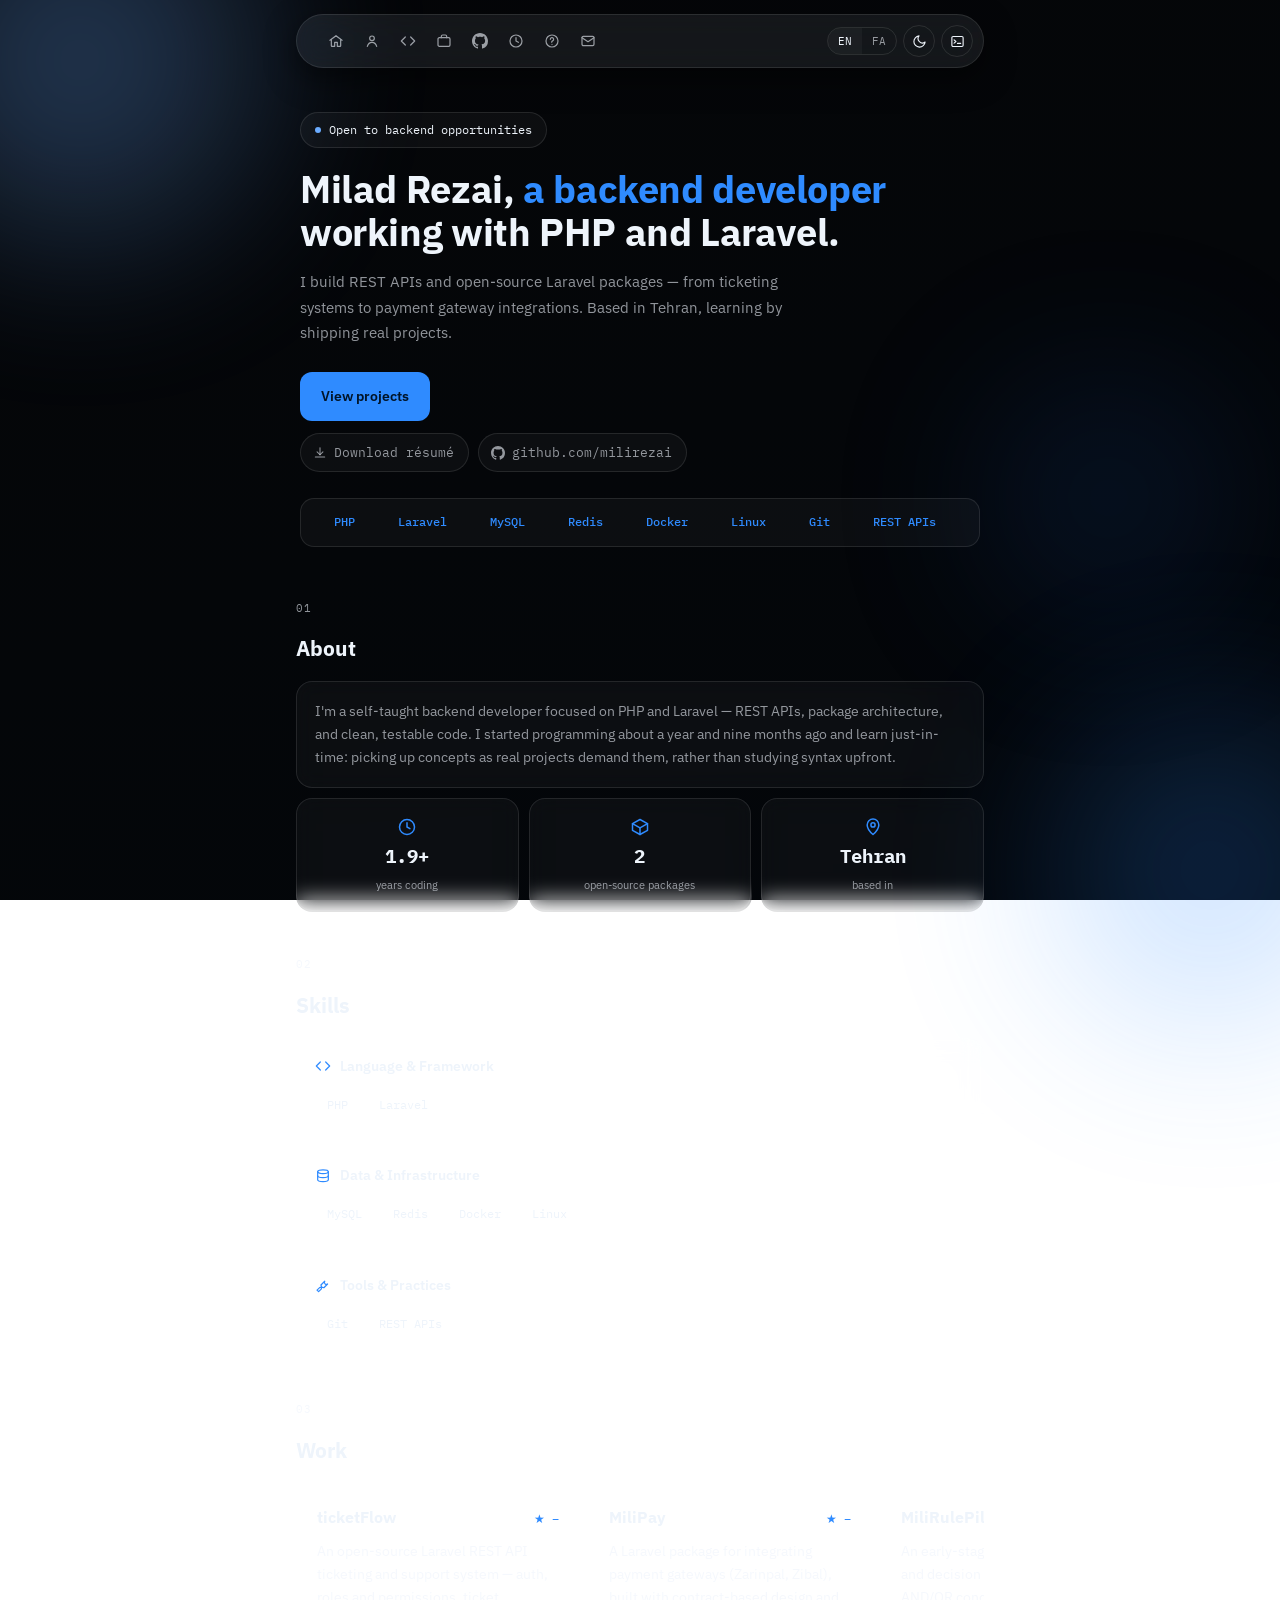
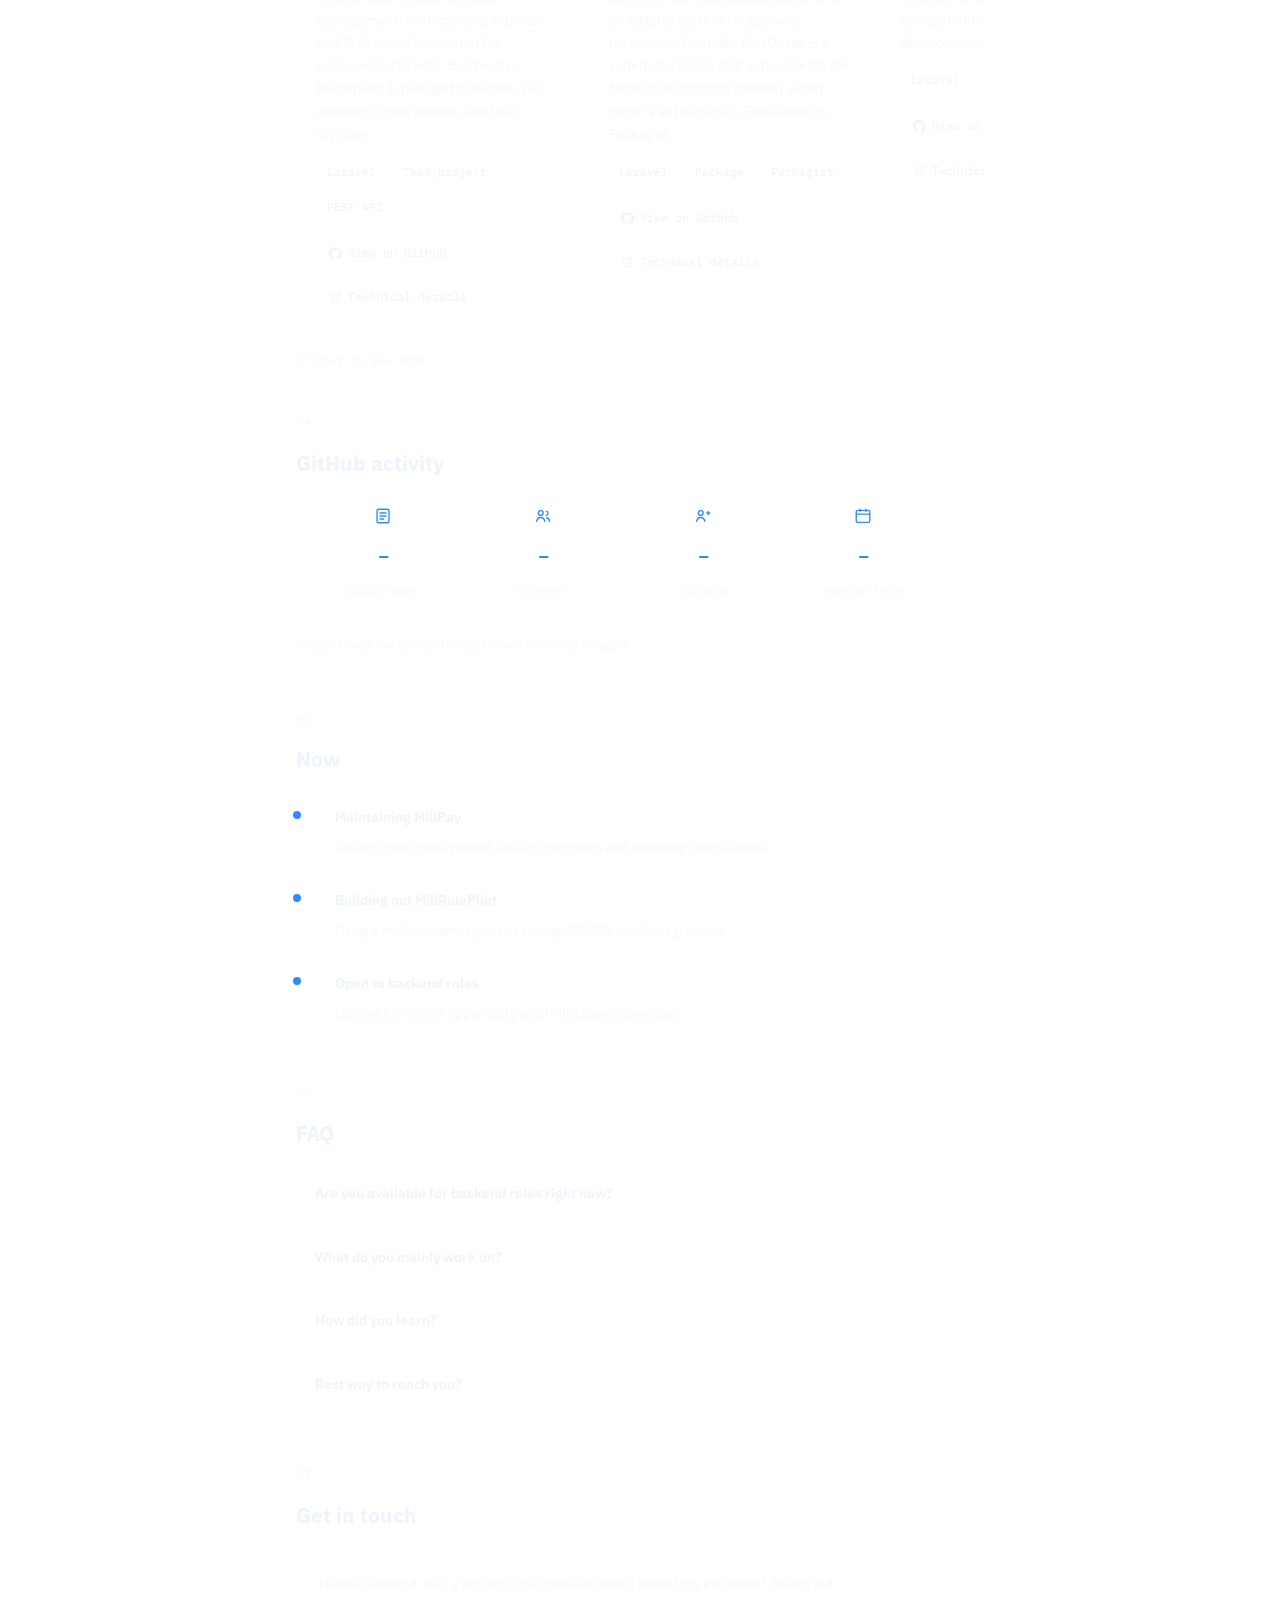
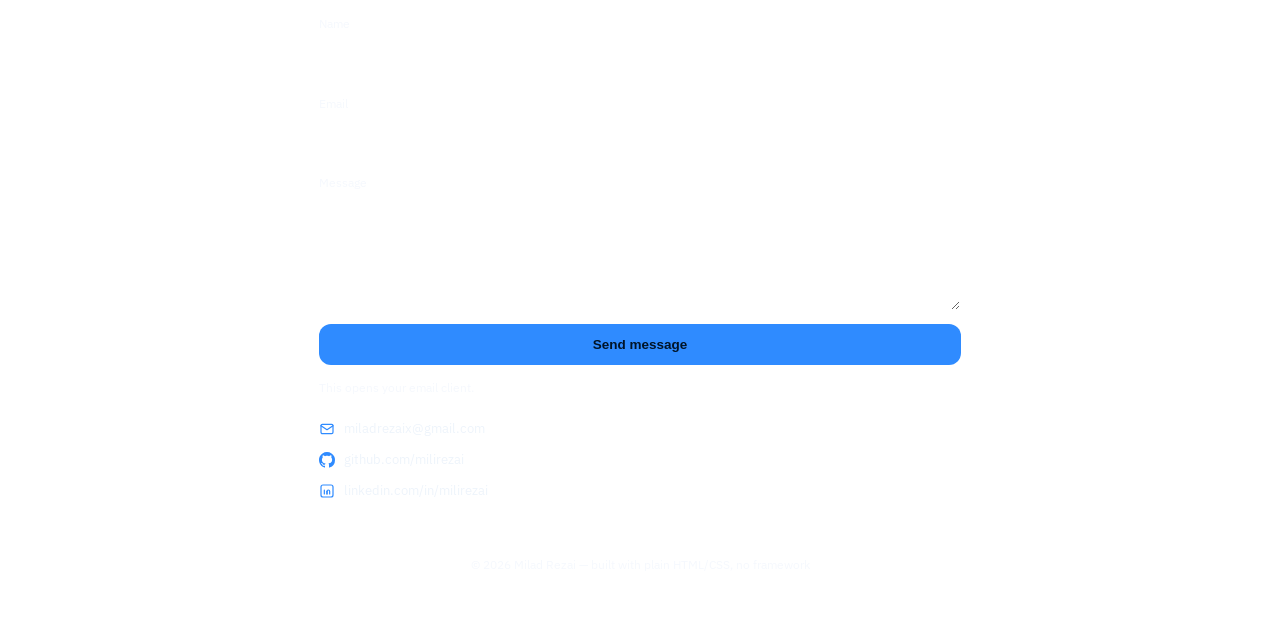
<file: index.html>
<!DOCTYPE html>
<html lang="en" dir="ltr">
<head>
<script>(function(){try{var t=localStorage.getItem('theme');if(t){document.documentElement.setAttribute('data-theme',t);}}catch(e){}})();</script>
<meta charset="UTF-8">
<meta name="viewport" content="width=device-width, initial-scale=1.0">
<title>Milad Rezai · Backend Developer</title>
<link rel="icon" href="data:image/svg+xml,%3Csvg xmlns='http://www.w3.org/2000/svg' viewBox='0 0 64 64'%3E%3Crect width='64' height='64' rx='14' fill='%23081a2e'/%3E%3Ctext x='32' y='42' font-family='monospace' font-size='30' font-weight='700' fill='%232f8bff' text-anchor='middle'%3EM%3C/text%3E%3C/svg%3E">
<link rel="preconnect" href="https://fonts.googleapis.com">
<link href="https://fonts.googleapis.com/css2?family=IBM+Plex+Mono:wght@400;500;600&family=IBM+Plex+Sans:wght@400;500;600;700;800&family=Vazirmatn:wght@400;500;600;700;800&display=swap" rel="stylesheet">
<style>
/* =====================================================================
   MODERN EDITORIAL / BENTO THEME
   Flatter surfaces, bold type, bento grids, ticker, scroll reveals.
   Same two variants as before, applied via html[data-theme]:
     dark  (default) = "Pure Black Blue"
     light            = "Sky Blue"
===================================================================== */
:root{
  --mono:'IBM Plex Mono', monospace; --sans:'IBM Plex Sans', sans-serif; --fa:'Vazirmatn', sans-serif;
  --radius: 16px;
}
html[data-theme="light"]{
  --bg:#f3f7fc; --bg2:#e7f0fa;
  --blob-a:#bcdcff; --blob-b:#5aa4f0; --blob-c:#8fc4f5;
  --card: rgba(255,255,255,0.66); --card-strong: rgba(255,255,255,0.9);
  --border: rgba(10,35,64,0.10); --border-strong: rgba(10,35,64,0.18);
  --shadow: 0 10px 28px rgba(20,50,90,0.08);
  --text:#0a2340; --muted:rgba(10,35,64,0.6);
  --accent:#1c6fe0; --accent-2:#1a56b3; --on-accent:#fff;
  --input-bg: rgba(255,255,255,0.8);
}
html:not([data-theme="light"]){
  --bg:#050608; --bg2:#03060a;
  --blob-a:#6bacff; --blob-b:#2f8bff; --blob-c:#1a56b3;
  --card: rgba(255,255,255,0.035); --card-strong: rgba(255,255,255,0.07);
  --border: rgba(255,255,255,0.10); --border-strong: rgba(255,255,255,0.2);
  --shadow: 0 10px 30px rgba(0,0,0,0.5);
  --text:#eef4fb; --muted:rgba(238,244,251,0.6);
  --accent:#2f8bff; --accent-2:#6bacff; --on-accent:#001428;
  --input-bg: rgba(255,255,255,0.05);
}

*{box-sizing:border-box;}
html,body{margin:0; min-height:100%;}
body{
  background:linear-gradient(160deg, var(--bg) 0%, var(--bg2) 100%); background-attachment:fixed;
  color:var(--text); font-family:var(--sans);
  font-size:15.5px; line-height:1.7; -webkit-font-smoothing:antialiased;
  position:relative; overflow-x:hidden; transition:background .4s ease,color .3s ease;
}
html[lang="fa"] body{font-family:var(--fa);}
.mono{font-family:var(--mono);}
a{color:inherit; text-decoration:none;}
::selection{background:var(--accent); color:var(--on-accent);}

/* ---------- floating blobs ---------- */
.blob{position:fixed; border-radius:50%; filter:blur(90px); z-index:0; pointer-events:none;}
.blob-1{width:360px; height:360px; background:var(--blob-a); opacity:.28; top:-120px; left:-100px; animation:float-1 16s ease-in-out infinite;}
.blob-2{width:320px; height:320px; background:var(--blob-b); opacity:.22; bottom:-130px; right:-90px; animation:float-2 20s ease-in-out infinite;}
.blob-3{width:240px; height:240px; background:var(--blob-c); opacity:.18; top:42%; right:4%; animation:float-3 14s ease-in-out infinite;}
@keyframes float-1{0%,100%{transform:translate(0,0);}50%{transform:translate(40px,30px);}}
@keyframes float-2{0%,100%{transform:translate(0,0);}50%{transform:translate(-35px,-25px);}}
@keyframes float-3{0%,100%{transform:translate(0,0) scale(1);}50%{transform:translate(-20px,25px) scale(1.08);}}
@media (prefers-reduced-motion:reduce){.blob-1,.blob-2,.blob-3{animation:none;}}

/* ---------- shared surfaces ---------- */
.card{
  background:var(--card); border:1px solid var(--border); border-radius:var(--radius);
  -webkit-backdrop-filter:blur(10px); backdrop-filter:blur(10px);
}
.card.hoverable{transition:transform .25s ease, border-color .25s ease;}
.card.hoverable:hover{transform:translateY(-3px); border-color:var(--accent);}
@media (prefers-reduced-motion:reduce){.card.hoverable{transition:none;} .card.hoverable:hover{transform:none;}}

.shell{position:relative; z-index:2; max-width:720px; margin:0 auto; padding:14px 16px 50px;}

/* ---------- floating nav ---------- */
.topnav{
  position:sticky; top:12px; z-index:50; display:flex; align-items:center; justify-content:space-between;
  gap:8px; padding:9px 10px 9px 16px; border-radius:100px; margin-bottom:30px;
  background:var(--card-strong); border:1px solid var(--border);
  -webkit-backdrop-filter:blur(18px) saturate(160%); backdrop-filter:blur(18px) saturate(160%);
  box-shadow:var(--shadow);
}
html[dir="rtl"] .topnav{padding:9px 16px 9px 10px;}
.topnav-links{display:flex; gap:2px; overflow-x:auto; scrollbar-width:none; flex:1; padding:0 6px;}
.dot{width:6px; height:6px; border-radius:50%; display:inline-block; flex:0 0 auto; animation:pulse 2s infinite;}
@keyframes pulse{0%{box-shadow:0 0 0 0 rgba(47,139,255,.5);}70%{box-shadow:0 0 0 7px rgba(47,139,255,0);}100%{box-shadow:0 0 0 0 rgba(47,139,255,0);}}
.topnav-links::-webkit-scrollbar{display:none;}
.topnav-links a{
  display:flex; align-items:center; justify-content:center; width:34px; height:34px; border-radius:50%;
  flex:0 0 auto; color:var(--text); opacity:.62; transition:background .2s,opacity .2s;
}
.topnav-links a:hover{background:var(--card); opacity:1;}
.topnav-links .icon{width:16px; height:16px;}
.topnav-controls{display:flex; align-items:center; gap:6px; flex:0 0 auto;}
.lang-toggle{display:flex; border-radius:100px; overflow:hidden; border:1px solid var(--border);}
.lang-toggle button{background:transparent; border:none; color:var(--text); font-family:var(--mono); font-size:11px; padding:6px 10px; cursor:pointer; opacity:.6;}
.lang-toggle button.active{background:var(--card); opacity:1;}
.icon-btn{display:flex; align-items:center; justify-content:center; width:32px; height:32px; border-radius:50%; border:1px solid var(--border); background:transparent; color:var(--text); cursor:pointer;}
.icon-btn:hover{background:var(--card);}
.icon-btn .icon{width:15px; height:15px;}

/* ---------- hero ---------- */
.hero{padding:14px 4px 8px;}
.eyebrow{font-size:11.5px; color:var(--accent); letter-spacing:.06em; margin:0 0 14px; display:block;}
.badge{
  display:inline-flex; align-items:center; gap:8px; font-size:12px; font-family:var(--mono);
  padding:7px 14px; border-radius:100px; margin-bottom:20px;
  background:var(--card); border:1px solid var(--border);
}
.hero h1{font-size:38px; line-height:1.12; font-weight:800; letter-spacing:-0.01em; margin:0 0 16px;}
.hero h1 .accent-word{color:var(--accent);}
.lead{color:var(--muted); font-size:15px; max-width:56ch; margin:0 0 26px;}
.btn-row{display:flex; gap:10px; flex-wrap:wrap;}
.btn{padding:12px 20px; border-radius:12px; font-size:13.5px; font-weight:600; border:1px solid var(--border); transition:transform .2s ease, filter .2s ease;}
.btn:active{transform:scale(.96);}
.btn.primary{background:var(--accent); color:var(--on-accent); border-color:transparent;}
.btn.ghost{background:var(--card); color:var(--text);}
.btn.ghost:hover, .btn.primary:hover{filter:brightness(1.08);}

/* ---------- hero secondary links (resume / github) ---------- */
.hero-links{display:flex; gap:9px; flex-wrap:wrap; margin-top:12px;}
.hero-link{
  display:inline-flex; align-items:center; gap:7px; font-size:12.5px; font-family:var(--mono);
  color:var(--muted); padding:8px 14px 8px 12px; border-radius:100px; border:1px solid var(--border);
  background:var(--card); transition:color .2s ease, border-color .2s ease, transform .2s ease;
}
html[dir="rtl"] .hero-link{padding:8px 12px 8px 14px;}
.hero-link .icon{width:14px; height:14px; flex:0 0 auto;}
.hero-link:hover{color:var(--accent); border-color:var(--accent); transform:translateY(-1px);}

/* ---------- ticker (auto-scroll + drag, same feel as github activity) ---------- */
.ticker-wrap{margin:26px 0 6px; overflow:hidden; border-radius:14px; padding:13px 0; border:1px solid var(--border); background:var(--card);}
.ticker{
  display:flex; gap:26px; overflow-x:auto; cursor:grab; user-select:none; touch-action:pan-y;
  -webkit-overflow-scrolling:touch; scrollbar-width:none; padding:0 16px;
  -webkit-mask-image:linear-gradient(to right, transparent, #000 24px, #000 calc(100% - 24px), transparent);
  mask-image:linear-gradient(to right, transparent, #000 24px, #000 calc(100% - 24px), transparent);
}
.ticker::-webkit-scrollbar{display:none;}
.ticker.dragging{cursor:grabbing;}
.ticker span{font-family:var(--mono); font-size:12px; color:var(--muted); white-space:nowrap; flex:0 0 auto; margin-left: 17px;}
.ticker span b{color:var(--accent); font-weight:500;}

/* ---------- section framing ---------- */
section{padding:38px 0 6px;}
.section-tag{font-size:11px; color:var(--muted); margin:0 0 14px; letter-spacing:.05em;}
h2{font-size:21px; margin:0 0 4px; font-weight:700;}

.reveal{opacity:0; transform:translateY(18px); transition:opacity .6s ease, transform .6s ease;}
.reveal.in{opacity:1; transform:translateY(0);}
@keyframes fade-up{from{opacity:0; transform:translateY(16px);}to{opacity:1; transform:translateY(0);}}
.hero .badge{animation:fade-up .6s ease both;}
.hero h1{animation:fade-up .6s ease .08s both;}
.hero .lead{animation:fade-up .6s ease .16s both;}
.hero .btn-row{animation:fade-up .6s ease .24s both;}
@media (prefers-reduced-motion:reduce){
  .hero .badge, .hero h1, .hero .lead, .hero .btn-row{animation:none;}
  .reveal{opacity:1; transform:none; transition:none;}
}

/* ---------- bento grid (about + github) ---------- */
.bento{display:grid; grid-template-columns:repeat(2,1fr); gap:10px; margin-top:14px;}
.tile{padding:18px; }
.tile.wide{grid-column:span 2;}
.tile .num{font-size:26px; font-weight:800; color:var(--accent); display:block; margin-bottom:3px;}
.tile .label{font-size:11.5px; color:var(--muted);}
.tile.wide p{color:var(--muted); font-size:13.5px; margin:0;}
.tile .tile-icon{width:18px; height:18px; color:var(--accent); margin-bottom:10px;}

/* ---------- about: modern stat cards ---------- */
.stat-row{display:grid; grid-template-columns:repeat(3,1fr); gap:10px; margin-top:10px;}
.stat-card{padding:18px 12px 16px; display:flex; flex-direction:column; align-items:center; text-align:center; gap:9px;}
.stat-card .icon{width:20px; height:20px; color:var(--accent);}
.stat-num{font-size:19px; font-weight:800; color:var(--text); line-height:1.1;}
.stat-label{font-size:11px; color:var(--muted);}
@media (max-width:380px){ .stat-card{padding:14px 6px;} }

/* ---------- skills ---------- */
.skill-groups{display:flex; flex-direction:column; gap:10px; margin-top:14px;}
.skill-group{padding:16px 18px;}
.skill-group h3{display:flex; align-items:center; gap:9px; font-size:13.5px; font-weight:600; margin:0 0 11px;}
.skill-group .icon{width:16px; height:16px; color:var(--accent);}
.pill-row{display:flex; gap:7px; flex-wrap:wrap;}
.pill{font-family:var(--mono); font-size:11.5px; padding:5px 11px; border-radius:100px; background:var(--card-strong); border:1px solid var(--border);}

/* ---------- work ---------- */
.project{padding:20px 22px; margin-bottom:12px;}
.project-head{display:flex; justify-content:space-between; align-items:baseline; gap:10px; flex-wrap:wrap;}
.project-head h3{margin:0; font-size:16px; font-weight:700;}
.project-title-link{color:var(--text);}
.project-title-link:hover{color:var(--accent);}
.stars{font-size:12px; color:var(--accent);}
.project p{color:var(--muted); font-size:13.5px; margin:9px 0 13px;}
.tags{display:flex; gap:7px; flex-wrap:wrap; margin-bottom:13px;}
.tags span{font-family:var(--mono); font-size:10.5px; padding:4px 9px; border-radius:100px; background:var(--card-strong); border:1px solid var(--border);}
.link{font-size:12.5px; color:var(--accent);}
.link:hover{text-decoration:underline;}

.project-links{display:flex; gap:8px; flex-wrap:wrap; margin-top:2px;}
.project-link{
  display:inline-flex; align-items:center; gap:6px; font-size:12px; font-family:var(--mono);
  padding:7px 13px 7px 11px; border-radius:100px; border:1px solid var(--border); color:var(--text);
  background:var(--card-strong); transition:color .2s ease, border-color .2s ease, transform .2s ease, background .2s ease;
}
html[dir="rtl"] .project-link{padding:7px 11px 7px 13px;}
.project-link .icon{width:13px; height:13px; flex:0 0 auto; transition:transform .2s ease;}
.project-link:hover{color:var(--on-accent); background:var(--accent); border-color:transparent;}
.project-link.ghost{background:transparent;}
.project-link.ghost:hover{color:var(--accent); background:var(--card-strong); border-color:var(--accent);}
.project-link.ghost:hover .icon{transform:translate(2px,-2px);}

.gh-note{font-size:11.5px; color:var(--muted); margin-top:12px;}

/* ---------- auto-moving + drag-scrollable row (github activity) ---------- */
.autoscroll-row{
  display:flex; gap:10px; overflow-x:auto; cursor:grab; user-select:none; touch-action:pan-y;
  -webkit-overflow-scrolling:touch; scrollbar-width:none; padding:2px;
  -webkit-mask-image:linear-gradient(to right, transparent, #000 20px, #000 calc(100% - 20px), transparent);
  mask-image:linear-gradient(to right, transparent, #000 20px, #000 calc(100% - 20px), transparent);
}
.autoscroll-row::-webkit-scrollbar{display:none;}
.autoscroll-row.dragging{cursor:grabbing;}
.autoscroll-row .tile{flex:0 0 auto; min-width:130px;}

/* ---------- horizontal, drag-scrollable project row ---------- */
.work-scroll{
  display:flex; gap:12px; overflow-x:auto; scroll-snap-type:x mandatory; cursor:grab; user-select:none;
  touch-action:pan-y; -webkit-overflow-scrolling:touch; scrollbar-width:none; padding:2px 2px 8px;
  margin-top:14px; scroll-padding-inline-start:2px;
}
.work-scroll::-webkit-scrollbar{display:none;}
.work-scroll.dragging{cursor:grabbing;}
.work-scroll .project{flex:0 0 82%; max-width:280px; scroll-snap-align:start; margin-bottom:0; padding:18px 18px;}
@media (min-width:640px){ .work-scroll .project{flex-basis:320px;} }

.scroll-hint{font-size:11px; color:var(--muted); margin:8px 2px 0; display:flex; align-items:center; gap:5px;}
.scroll-hint .icon{width:12px; height:12px;}

/* ---------- now (mini timeline) ---------- */
.now-list{position:relative; display:flex; flex-direction:column; gap:2px; margin-top:14px; padding-inline-start:20px; border-inline-start:1px solid var(--border);}
.now-item{position:relative; padding:14px 0 14px 18px;}
html[dir="rtl"] .now-item{padding:14px 18px 14px 0;}
.now-item::before{content:''; position:absolute; inline-set:-24.5px 0 0 auto; top:19px; width:8px; height:8px; border-radius:50%; background:var(--accent); left:-24.5px;}
html[dir="rtl"] .now-item::before{left:auto; right:-24.5px;}
.now-item .t{display:block; font-weight:600; margin-bottom:3px; font-size:14px;}
.now-item .d{color:var(--muted); font-size:13px;}

/* ---------- faq ---------- */
details{padding:15px 18px; margin-bottom:8px;}
summary{cursor:pointer; font-weight:600; font-size:14px; list-style:none;}
summary::-webkit-details-marker{display:none;}
details p{color:var(--muted); font-size:13.5px; margin:10px 0 0;}

/* ---------- contact ---------- */
.contact-box{padding:24px 22px 20px;}
.contact-box > p{color:var(--muted); margin:0 0 18px; font-size:14px;}
.contact-form{display:flex; flex-direction:column; gap:13px; margin-bottom:20px;}
.field{display:flex; flex-direction:column; gap:6px;}
.field label{font-size:12px; color:var(--muted);}
.field input, .field textarea{
  background:var(--input-bg); border:1px solid var(--border); border-radius:11px;
  padding:10px 12px; color:var(--text); font-family:inherit; font-size:13.5px; resize:vertical;
}
.field input:focus, .field textarea:focus{outline:2px solid var(--accent); outline-offset:1px;}
.form-note{font-size:11.5px; color:var(--muted); margin:0;}
.contact-links{display:flex; flex-direction:column; gap:9px;}
.contact-links a{display:flex; align-items:center; gap:9px; font-size:13px;}
.contact-links a:hover{color:var(--accent);}
.contact-links .icon{width:16px; height:16px; color:var(--accent);}

footer{text-align:center; font-size:11.5px; color:var(--muted); padding:26px 0 6px;}

@media (max-width:600px){
  .about-collapse .tile.wide{grid-column:span 2;}
}
</style>
</head>
<body>

<div class="blob blob-1"></div>
<div class="blob blob-2"></div>
<div class="blob blob-3"></div>

<div class="shell">

  <!-- FLOATING NAV -->
  <nav class="topnav">
    <div class="topnav-links mono">
      <a href="#home" aria-label="Home"><svg class="icon" viewBox="0 0 24 24" fill="none" stroke="currentColor" stroke-width="1.8" stroke-linecap="round" stroke-linejoin="round"><path d="M3 11l9-7 9 7"/><path d="M5 10v9a1 1 0 0 0 1 1h4v-6h4v6h4a1 1 0 0 0 1-1v-9"/></svg></a>
      <a href="#about" aria-label="About"><svg class="icon" viewBox="0 0 24 24" fill="none" stroke="currentColor" stroke-width="1.8" stroke-linecap="round" stroke-linejoin="round"><circle cx="12" cy="8" r="3.5"/><path d="M5 20c1.2-4 4.2-6 7-6s5.8 2 7 6"/></svg></a>
      <a href="#skills" aria-label="Skills"><svg class="icon" viewBox="0 0 24 24" fill="none" stroke="currentColor" stroke-width="1.8" stroke-linecap="round" stroke-linejoin="round"><path d="M8 6L2 12l6 6"/><path d="M16 6l6 6-6 6"/></svg></a>
      <a href="#work" aria-label="Work"><svg class="icon" viewBox="0 0 24 24" fill="none" stroke="currentColor" stroke-width="1.8" stroke-linecap="round" stroke-linejoin="round"><rect x="3" y="7" width="18" height="13" rx="2"/><path d="M8 7V5a2 2 0 0 1 2-2h4a2 2 0 0 1 2 2v2"/></svg></a>
      <a href="#github" aria-label="GitHub"><svg class="icon" viewBox="0 0 16 16" fill="currentColor"><path fill-rule="evenodd" d="M8 0C3.58 0 0 3.58 0 8c0 3.54 2.29 6.53 5.47 7.59.4.07.55-.17.55-.38 0-.19-.01-.82-.01-1.49-2.01.37-2.53-.49-2.69-.94-.09-.23-.48-.94-.82-1.13-.28-.15-.68-.52-.01-.53.63-.01 1.08.58 1.23.82.72 1.21 1.87.87 2.33.66.07-.52.28-.87.51-1.07-1.78-.2-3.64-.89-3.64-3.95 0-.87.31-1.59.82-2.15-.08-.2-.36-1.02.08-2.12 0 0 .67-.21 2.2.82.64-.18 1.32-.27 2-.27.68 0 1.36.09 2 .27 1.53-1.04 2.2-.82 2.2-.82.44 1.1.16 1.92.08 2.12.51.56.82 1.27.82 2.15 0 3.07-1.87 3.75-3.65 3.95.29.25.54.73.54 1.48 0 1.07-.01 1.93-.01 2.2 0 .21.15.46.55.38A8.013 8.013 0 0 0 16 8c0-4.42-3.58-8-8-8z"/></svg></a>
      <a href="#now" aria-label="Now"><svg class="icon" viewBox="0 0 24 24" fill="none" stroke="currentColor" stroke-width="1.8" stroke-linecap="round" stroke-linejoin="round"><circle cx="12" cy="12" r="9"/><path d="M12 7v5l3.5 2"/></svg></a>
      <a href="#faq" aria-label="FAQ"><svg class="icon" viewBox="0 0 24 24" fill="none" stroke="currentColor" stroke-width="1.8" stroke-linecap="round" stroke-linejoin="round"><circle cx="12" cy="12" r="9"/><path d="M9.5 9.5a2.5 2.5 0 1 1 3.5 2.3c-.9.4-1.5 1-1.5 2"/><path d="M12 17h.01"/></svg></a>
      <a href="#contact" aria-label="Contact"><svg class="icon" viewBox="0 0 24 24" fill="none" stroke="currentColor" stroke-width="1.8" stroke-linecap="round" stroke-linejoin="round"><rect x="3" y="5" width="18" height="14" rx="2"/><path d="M3 7l9 6 9-6"/></svg></a>
    </div>
    <div class="topnav-controls">
      <div class="lang-toggle">
        <button class="active lang-btn" data-lang="en">EN</button>
        <button class="lang-btn" data-lang="fa">FA</button>
      </div>
      <button class="icon-btn theme-toggle-btn" type="button" aria-label="Toggle theme">
        <svg class="icon icon-moon" viewBox="0 0 24 24" fill="none" stroke="currentColor" stroke-width="1.8" stroke-linecap="round" stroke-linejoin="round"><path d="M21 12.8A9 9 0 1 1 11.2 3a7 7 0 0 0 9.8 9.8z"/></svg>
        <svg class="icon icon-sun" viewBox="0 0 24 24" fill="none" stroke="currentColor" stroke-width="1.8" stroke-linecap="round" stroke-linejoin="round" style="display:none"><circle cx="12" cy="12" r="4.5"/><path d="M12 2.5v2.5M12 19v2.5M4.2 4.2l1.8 1.8M18 18l1.8 1.8M2.5 12h2.5M19 12h2.5M4.2 19.8L6 18M18 6l1.8-1.8"/></svg>
      </button>
      <a href="terminal.html" class="icon-btn" title="Open terminal mode" aria-label="Open terminal mode">
        <svg class="icon" viewBox="0 0 24 24" fill="none" stroke="currentColor" stroke-width="1.8" stroke-linecap="round" stroke-linejoin="round"><rect x="3" y="4" width="18" height="16" rx="2"/><path d="M6.5 9.5l3 2.5-3 2.5"/><path d="M12 15h5"/></svg>
      </a>
    </div>
  </nav>

  <!-- HERO -->
  <section id="home" class="hero">
    <span class="badge"><span class="dot" style="background:var(--accent-2)"></span><span data-en="Open to backend opportunities" data-fa="آماده همکاری در نقش بک‌اند">Open to backend opportunities</span></span>
    <h1><span data-en="Milad Rezai," data-fa="میلاد رضایی،">Milad Rezai,</span> <span class="accent-word" data-en="a backend developer" data-fa="توسعه‌دهنده بک‌اندی">a backend developer</span> <span data-en="working with PHP and Laravel." data-fa="که با PHP و لاراول کار می‌کنه.">working with PHP and Laravel.</span></h1>
    <p class="lead" data-en="I build REST APIs and open-source Laravel packages — from ticketing systems to payment gateway integrations. Based in Tehran, learning by shipping real projects." data-fa="ری‌است‌ای‌پی‌آی و پکیج‌های متن‌باز لاراول می‌سازم — از سیستم تیکتینگ تا اتصال درگاه‌های پرداخت. مستقر در تهران، یادگیری از طریق ساختن پروژه‌های واقعی.">I build REST APIs and open-source Laravel packages — from ticketing systems to payment gateway integrations. Based in Tehran, learning by shipping real projects.</p>
    <div class="btn-row">
      <a class="btn primary" href="#work" data-en="View projects" data-fa="دیدن پروژه‌ها">View projects</a>
    </div>
    <div class="hero-links">
      <a class="hero-link" href="./resume.pdf" download>
        <svg class="icon" viewBox="0 0 24 24" fill="none" stroke="currentColor" stroke-width="1.8" stroke-linecap="round" stroke-linejoin="round"><path d="M12 3v12"/><path d="M7 10l5 5 5-5"/><path d="M4 19h16"/></svg>
        <span data-en="Download résumé" data-fa="دانلود رزومه">Download résumé</span>
      </a>
      <a class="hero-link" href="https://github.com/milirezai" target="_blank" rel="noopener">
        <svg class="icon" viewBox="0 0 16 16" fill="currentColor"><path fill-rule="evenodd" d="M8 0C3.58 0 0 3.58 0 8c0 3.54 2.29 6.53 5.47 7.59.4.07.55-.17.55-.38 0-.19-.01-.82-.01-1.49-2.01.37-2.53-.49-2.69-.94-.09-.23-.48-.94-.82-1.13-.28-.15-.68-.52-.01-.53.63-.01 1.08.58 1.23.82.72 1.21 1.87.87 2.33.66.07-.52.28-.87.51-1.07-1.78-.2-3.64-.89-3.64-3.95 0-.87.31-1.59.82-2.15-.08-.2-.36-1.02.08-2.12 0 0 .67-.21 2.2.82.64-.18 1.32-.27 2-.27.68 0 1.36.09 2 .27 1.53-1.04 2.2-.82 2.2-.82.44 1.1.16 1.92.08 2.12.51.56.82 1.27.82 2.15 0 3.07-1.87 3.75-3.65 3.95.29.25.54.73.54 1.48 0 1.07-.01 1.93-.01 2.2 0 .21.15.46.55.38A8.013 8.013 0 0 0 16 8c0-4.42-3.58-8-8-8z"/></svg>
        <span>github.com/milirezai</span>
      </a>
    </div>

    <div class="ticker-wrap">
      <div class="ticker" id="ticker-row">
        <span><b>PHP</b></span><span><b>Laravel</b></span><span><b>MySQL</b></span><span><b>Redis</b></span><span><b>Docker</b></span><span><b>Linux</b></span><span><b>Git</b></span><span><b>REST APIs</b></span>
      </div>
    </div>
  </section>

  <!-- ABOUT -->
  <section id="about" class="reveal">
    <p class="section-tag mono">01</p>
    <h2 data-en="About" data-fa="درباره من">About</h2>
    <div class="bento">
      <div class="tile wide card">
        <p data-en="I'm a self-taught backend developer focused on PHP and Laravel — REST APIs, package architecture, and clean, testable code. I started programming about a year and nine months ago and learn just-in-time: picking up concepts as real projects demand them, rather than studying syntax upfront." data-fa="من یه توسعه‌دهنده بک‌اند خودآموخته‌ام که روی PHP و لاراول تمرکز دارم — ری‌است‌ای‌پی‌آی، معماری پکیج، و کد تمیز و قابل تست. حدود یک سال و نه ماهه که برنامه‌نویسی رو شروع کردم و یادگیریم just-in-time هست: مفاهیم رو وقتی پروژه واقعی بهشون نیاز داره یاد می‌گیرم، نه از قبل و صرفاً برای یادگیری سینتکس.">I'm a self-taught backend developer focused on PHP and Laravel — REST APIs, package architecture, and clean, testable code. I started programming about a year and nine months ago and learn just-in-time: picking up concepts as real projects demand them, rather than studying syntax upfront.</p>
      </div>
    </div>
    <div class="stat-row">
      <div class="stat-card card hoverable">
        <svg class="icon" viewBox="0 0 24 24" fill="none" stroke="currentColor" stroke-width="1.8" stroke-linecap="round" stroke-linejoin="round"><circle cx="12" cy="12" r="9"/><path d="M12 7v5l3.5 2"/></svg>
        <span class="stat-num mono">1.9+</span>
        <span class="stat-label" data-en="years coding" data-fa="سال کدنویسی">years coding</span>
      </div>
      <div class="stat-card card hoverable">
        <svg class="icon" viewBox="0 0 24 24" fill="none" stroke="currentColor" stroke-width="1.8" stroke-linecap="round" stroke-linejoin="round"><path d="M21 8l-9-5-9 5 9 5 9-5z"/><path d="M3 8v8l9 5 9-5V8"/><path d="M12 13v8"/></svg>
        <span class="stat-num mono">2</span>
        <span class="stat-label" data-en="open-source packages" data-fa="پکیج متن‌باز">open-source packages</span>
      </div>
      <div class="stat-card card hoverable">
        <svg class="icon" viewBox="0 0 24 24" fill="none" stroke="currentColor" stroke-width="1.8" stroke-linecap="round" stroke-linejoin="round"><path d="M12 21s-7-6.1-7-11.5A7 7 0 0 1 19 9.5C19 14.9 12 21 12 21z"/><circle cx="12" cy="9.5" r="2.5"/></svg>
        <span class="stat-num mono" data-en="Tehran" data-fa="تهران">Tehran</span>
        <span class="stat-label" data-en="based in" data-fa="مستقر در">based in</span>
      </div>
    </div>
  </section>

  <!-- SKILLS -->
  <section id="skills" class="reveal">
    <p class="section-tag mono">02</p>
    <h2 data-en="Skills" data-fa="مهارت‌ها">Skills</h2>
    <div class="skill-groups">
      <div class="skill-group card">
        <h3><svg class="icon" viewBox="0 0 24 24" fill="none" stroke="currentColor" stroke-width="1.8" stroke-linecap="round" stroke-linejoin="round"><path d="M8 6L2 12l6 6"/><path d="M16 6l6 6-6 6"/></svg><span data-en="Language & Framework" data-fa="زبان و فریم‌ورک">Language & Framework</span></h3>
        <div class="pill-row"><span class="pill">PHP</span><span class="pill">Laravel</span></div>
      </div>
      <div class="skill-group card">
        <h3><svg class="icon" viewBox="0 0 24 24" fill="none" stroke="currentColor" stroke-width="1.8" stroke-linecap="round" stroke-linejoin="round"><ellipse cx="12" cy="5.5" rx="8" ry="2.8"/><path d="M4 5.5v6c0 1.5 3.6 2.8 8 2.8s8-1.3 8-2.8v-6"/><path d="M4 11.5v6c0 1.5 3.6 2.8 8 2.8s8-1.3 8-2.8v-6"/></svg><span data-en="Data & Infrastructure" data-fa="داده و زیرساخت">Data & Infrastructure</span></h3>
        <div class="pill-row"><span class="pill">MySQL</span><span class="pill">Redis</span><span class="pill">Docker</span><span class="pill">Linux</span></div>
      </div>
      <div class="skill-group card">
        <h3><svg class="icon" viewBox="0 0 24 24" fill="none" stroke="currentColor" stroke-width="1.8" stroke-linecap="round" stroke-linejoin="round"><path d="M14.7 6.3a3 3 0 0 0 4.2 4.2l-5.6 5.6-3-1-1 3-3.9 3.9-2.4-2.4L6.9 16l3-1-1-3 5.6-5.6a3 3 0 0 0 .2-.1z"/></svg><span data-en="Tools & Practices" data-fa="ابزار و روش‌ها">Tools & Practices</span></h3>
        <div class="pill-row"><span class="pill">Git</span><span class="pill">REST APIs</span></div>
      </div>
    </div>
  </section>

  <!-- WORK -->
  <section id="work" class="reveal">
    <p class="section-tag mono">03</p>
    <h2 data-en="Work" data-fa="پروژه‌ها">Work</h2>
    <div class="work-scroll" id="work-scroll">
      <div class="project card hoverable">
        <div class="project-head">
          <h3><a class="project-title-link" href="work-ticketflow.html">ticketFlow</a></h3>
          <span class="stars mono" id="stars-ticketflow">★ –</span>
        </div>
        <p data-en="An open-source Laravel REST API ticketing and support system — auth, roles and permissions, ticket management, notifications, reports, and SLA-based escalation for unanswered tickets. Built with a teammate; I managed branches, pull requests, code review, and task division." data-fa="یه سیستم تیکتینگ و پشتیبانی متن‌باز به‌صورت ری‌است‌ای‌پی‌آی با لاراول — احراز هویت، نقش و دسترسی، مدیریت تیکت، اعلان‌ها، گزارش‌ها، و اسکالیشن مبتنی بر SLA برای تیکت‌های بی‌پاسخ. با یه هم‌تیمی ساخته شده؛ من مدیریت برنچ‌ها، پول‌ریکوئست‌ها، کدریویو و تقسیم وظایف رو انجام دادم.">An open-source Laravel REST API ticketing and support system — auth, roles and permissions, ticket management, notifications, reports, and SLA-based escalation for unanswered tickets. Built with a teammate; I managed branches, pull requests, code review, and task division.</p>
        <div class="tags"><span>Laravel</span><span data-en="Team project" data-fa="پروژه تیمی">Team project</span><span>REST API</span></div>
        <div class="project-links">
          <a class="project-link" href="https://github.com/milirezai/ticketFlow" target="_blank" rel="noopener">
            <svg class="icon" viewBox="0 0 16 16" fill="currentColor"><path fill-rule="evenodd" d="M8 0C3.58 0 0 3.58 0 8c0 3.54 2.29 6.53 5.47 7.59.4.07.55-.17.55-.38 0-.19-.01-.82-.01-1.49-2.01.37-2.53-.49-2.69-.94-.09-.23-.48-.94-.82-1.13-.28-.15-.68-.52-.01-.53.63-.01 1.08.58 1.23.82.72 1.21 1.87.87 2.33.66.07-.52.28-.87.51-1.07-1.78-.2-3.64-.89-3.64-3.95 0-.87.31-1.59.82-2.15-.08-.2-.36-1.02.08-2.12 0 0 .67-.21 2.2.82.64-.18 1.32-.27 2-.27.68 0 1.36.09 2 .27 1.53-1.04 2.2-.82 2.2-.82.44 1.1.16 1.92.08 2.12.51.56.82 1.27.82 2.15 0 3.07-1.87 3.75-3.65 3.95.29.25.54.73.54 1.48 0 1.07-.01 1.93-.01 2.2 0 .21.15.46.55.38A8.013 8.013 0 0 0 16 8c0-4.42-3.58-8-8-8z"/></svg>
            <span data-en="View on GitHub" data-fa="مشاهده در گیت‌هاب">View on GitHub</span>
          </a>
          <a class="project-link ghost" href="work-ticketflow.html">
            <svg class="icon" viewBox="0 0 24 24" fill="none" stroke="currentColor" stroke-width="1.8" stroke-linecap="round" stroke-linejoin="round"><path d="M9 5H7a2 2 0 0 0-2 2v10a2 2 0 0 0 2 2h10a2 2 0 0 0 2-2v-2"/><path d="M9 15L20 4"/><path d="M15 4h5v5"/></svg>
            <span data-en="Technical details" data-fa="جزئیات فنی">Technical details</span>
          </a>
        </div>
      </div>

      <div class="project card hoverable">
        <div class="project-head">
          <h3><a class="project-title-link" href="work-milipay.html">MiliPay</a></h3>
          <span class="stars mono" id="stars-milipay">★ –</span>
        </div>
        <p data-en="A Laravel package for integrating payment gateways (Zarinpal, Zibal), built with contract-based design and an adapter pattern for gateway responses. Includes FastDriver — a scheduled probe that auto-selects the fastest-responding gateway when none is set explicitly. Published on Packagist." data-fa="یه پکیج لاراول برای اتصال درگاه‌های پرداخت (زرین‌پال، زیبال) با طراحی contract-based و الگوی adapter برای پاسخ درگاه‌ها. شامل FastDriver هست — یه پراب زمان‌بندی‌شده که در نبود انتخاب صریح، سریع‌ترین درگاه رو خودکار انتخاب می‌کنه. روی Packagist منتشر شده.">A Laravel package for integrating payment gateways (Zarinpal, Zibal), built with contract-based design and an adapter pattern for gateway responses. Includes FastDriver — a scheduled probe that auto-selects the fastest-responding gateway when none is set explicitly. Published on Packagist.</p>
        <div class="tags"><span>Laravel</span><span data-en="Package" data-fa="پکیج">Package</span><span>Packagist</span></div>
        <div class="project-links">
          <a class="project-link" href="https://github.com/milirezai/milipay" target="_blank" rel="noopener">
            <svg class="icon" viewBox="0 0 16 16" fill="currentColor"><path fill-rule="evenodd" d="M8 0C3.58 0 0 3.58 0 8c0 3.54 2.29 6.53 5.47 7.59.4.07.55-.17.55-.38 0-.19-.01-.82-.01-1.49-2.01.37-2.53-.49-2.69-.94-.09-.23-.48-.94-.82-1.13-.28-.15-.68-.52-.01-.53.63-.01 1.08.58 1.23.82.72 1.21 1.87.87 2.33.66.07-.52.28-.87.51-1.07-1.78-.2-3.64-.89-3.64-3.95 0-.87.31-1.59.82-2.15-.08-.2-.36-1.02.08-2.12 0 0 .67-.21 2.2.82.64-.18 1.32-.27 2-.27.68 0 1.36.09 2 .27 1.53-1.04 2.2-.82 2.2-.82.44 1.1.16 1.92.08 2.12.51.56.82 1.27.82 2.15 0 3.07-1.87 3.75-3.65 3.95.29.25.54.73.54 1.48 0 1.07-.01 1.93-.01 2.2 0 .21.15.46.55.38A8.013 8.013 0 0 0 16 8c0-4.42-3.58-8-8-8z"/></svg>
            <span data-en="View on GitHub" data-fa="مشاهده در گیت‌هاب">View on GitHub</span>
          </a>
          <a class="project-link ghost" href="work-milipay.html">
            <svg class="icon" viewBox="0 0 24 24" fill="none" stroke="currentColor" stroke-width="1.8" stroke-linecap="round" stroke-linejoin="round"><path d="M9 5H7a2 2 0 0 0-2 2v10a2 2 0 0 0 2 2h10a2 2 0 0 0 2-2v-2"/><path d="M9 15L20 4"/><path d="M15 4h5v5"/></svg>
            <span data-en="Technical details" data-fa="جزئیات فنی">Technical details</span>
          </a>
        </div>
      </div>

      <div class="project card hoverable">
        <div class="project-head">
          <h3><a class="project-title-link" href="work-milirulepilot.html">MiliRulePilot</a></h3>
          <span class="stars mono" id="stars-milirulepilot">★ –</span>
        </div>
        <p data-en="An early-stage Laravel business rule and decision engine package, with AND/OR condition grouping and comparison operators in active development." data-fa="یه پکیج لاراول در مراحل اولیه برای موتور قوانین و تصمیم‌گیری کسب‌وکار، با گروه‌بندی شرط‌های AND/OR و عملگرهای مقایسه که در حال توسعه‌ست.">An early-stage Laravel business rule and decision engine package, with AND/OR condition grouping and comparison operators in active development.</p>
        <div class="tags"><span>Laravel</span><span data-en="Early stage" data-fa="مرحله اولیه">Early stage</span></div>
        <div class="project-links">
          <a class="project-link" href="https://github.com/milirezai/milirulepilot" target="_blank" rel="noopener">
            <svg class="icon" viewBox="0 0 16 16" fill="currentColor"><path fill-rule="evenodd" d="M8 0C3.58 0 0 3.58 0 8c0 3.54 2.29 6.53 5.47 7.59.4.07.55-.17.55-.38 0-.19-.01-.82-.01-1.49-2.01.37-2.53-.49-2.69-.94-.09-.23-.48-.94-.82-1.13-.28-.15-.68-.52-.01-.53.63-.01 1.08.58 1.23.82.72 1.21 1.87.87 2.33.66.07-.52.28-.87.51-1.07-1.78-.2-3.64-.89-3.64-3.95 0-.87.31-1.59.82-2.15-.08-.2-.36-1.02.08-2.12 0 0 .67-.21 2.2.82.64-.18 1.32-.27 2-.27.68 0 1.36.09 2 .27 1.53-1.04 2.2-.82 2.2-.82.44 1.1.16 1.92.08 2.12.51.56.82 1.27.82 2.15 0 3.07-1.87 3.75-3.65 3.95.29.25.54.73.54 1.48 0 1.07-.01 1.93-.01 2.2 0 .21.15.46.55.38A8.013 8.013 0 0 0 16 8c0-4.42-3.58-8-8-8z"/></svg>
            <span data-en="View on GitHub" data-fa="مشاهده در گیت‌هاب">View on GitHub</span>
          </a>
          <a class="project-link ghost" href="work-milirulepilot.html">
            <svg class="icon" viewBox="0 0 24 24" fill="none" stroke="currentColor" stroke-width="1.8" stroke-linecap="round" stroke-linejoin="round"><path d="M9 5H7a2 2 0 0 0-2 2v10a2 2 0 0 0 2 2h10a2 2 0 0 0 2-2v-2"/><path d="M9 15L20 4"/><path d="M15 4h5v5"/></svg>
            <span data-en="Technical details" data-fa="جزئیات فنی">Technical details</span>
          </a>
        </div>
      </div>
    </div>
    <p class="scroll-hint mono">
      <svg class="icon" viewBox="0 0 24 24" fill="none" stroke="currentColor" stroke-width="1.8" stroke-linecap="round" stroke-linejoin="round"><path d="M5 12h14"/><path d="M13 6l6 6-6 6"/><path d="M11 18l-6-6 6-6"/></svg>
      <span data-en="Drag to see more" data-fa="برای دیدن بیشتر بکش">Drag to see more</span>
    </p>
  </section>

  <!-- GITHUB -->
  <section id="github" class="reveal">
    <p class="section-tag mono">04</p>
    <h2 data-en="GitHub activity" data-fa="فعالیت گیت‌هاب">GitHub activity</h2>
    <div class="autoscroll-row" id="gh-scroll">
      <div class="tile card" style="text-align:center; width: 150px; margin-left: 10px;">
        <svg class="tile-icon" style="margin:0 auto 8px;" viewBox="0 0 24 24" fill="none" stroke="currentColor" stroke-width="1.8" stroke-linecap="round" stroke-linejoin="round"><rect x="4" y="3" width="16" height="18" rx="2"/><path d="M8 8h8M8 12h8M8 16h5"/></svg>
        <span class="num mono" data-field="repos" style="font-size:19px;">–</span><span class="label" data-en="public repos" data-fa="ریپوی عمومی">public repos</span>
      </div>
      <div class="tile card" style="text-align:center;width: 150px;">
        <svg class="tile-icon" style="margin:0 auto 8px;" viewBox="0 0 24 24" fill="none" stroke="currentColor" stroke-width="1.8" stroke-linecap="round" stroke-linejoin="round"><circle cx="9" cy="8" r="3.2"/><path d="M3.5 19c.8-3.4 3-5 5.5-5s4.7 1.6 5.5 5"/><path d="M16.5 5.5a3 3 0 0 1 0 5.8"/><path d="M17 14.3c2 .5 3.3 2 3.8 4.7"/></svg>
        <span class="num mono" data-field="followers" style="font-size:19px;">–</span><span class="label" data-en="followers" data-fa="فالوور">followers</span>
      </div>
      <div class="tile card" style="text-align:center;width: 150px;">
        <svg class="tile-icon" style="margin:0 auto 8px;" viewBox="0 0 24 24" fill="none" stroke="currentColor" stroke-width="1.8" stroke-linecap="round" stroke-linejoin="round"><circle cx="9" cy="8" r="3.2"/><path d="M3.5 19c.8-3.4 3-5 5.5-5s4.7 1.6 5.5 5"/><path d="M17 8h4M19 6v4"/></svg>
        <span class="num mono" data-field="following" style="font-size:19px;">–</span><span class="label" data-en="following" data-fa="فالووینگ">following</span>
      </div>
      <div class="tile card" style="text-align:center;width: 150px;">
        <svg class="tile-icon" style="margin:0 auto 8px;" viewBox="0 0 24 24" fill="none" stroke="currentColor" stroke-width="1.8" stroke-linecap="round" stroke-linejoin="round"><rect x="3" y="4.5" width="18" height="16" rx="2"/><path d="M3 9.5h18"/><path d="M8 3v3M16 3v3"/></svg>
        <span class="num mono" data-field="since" style="font-size:19px;">–</span><span class="label" data-en="member since" data-fa="عضو از">member since</span>
      </div>
    </div>
    <p class="gh-note" id="gh-note" data-en="Pulled live from the GitHub API." data-fa="به‌صورت زنده از GitHub API خونده می‌شه.">Pulled live from the GitHub API.</p>
  </section>

  <!-- NOW -->
  <section id="now" class="reveal">
    <p class="section-tag mono">05</p>
    <h2 data-en="Now" data-fa="اکنون">Now</h2>
    <div class="now-list">
      <div class="now-item">
        <span class="t" data-en="Maintaining MiliPay" data-fa="نگهداری MiliPay">Maintaining MiliPay</span>
        <span class="d" data-en="Adding driver management Artisan commands and reviewing contributions." data-fa="افزودن دستورات آرتیزان مدیریت درایور و بررسی مشارکت‌ها.">Adding driver management Artisan commands and reviewing contributions.</span>
      </div>
      <div class="now-item">
        <span class="t" data-en="Building out MiliRulePilot" data-fa="توسعه MiliRulePilot">Building out MiliRulePilot</span>
        <span class="d" data-en="Fixing a method-name typo and adding AND/OR condition grouping." data-fa="اصلاح یه تایپوی نام متد و افزودن گروه‌بندی شرط‌های AND/OR.">Fixing a method-name typo and adding AND/OR condition grouping.</span>
      </div>
      <div class="now-item">
        <span class="t" data-en="Open to backend roles" data-fa="آماده همکاری بک‌اند">Open to backend roles</span>
        <span class="d" data-en="Looking for my first opportunity as a PHP/Laravel developer." data-fa="در جستجوی اولین فرصت شغلی به‌عنوان توسعه‌دهنده PHP/لاراول.">Looking for my first opportunity as a PHP/Laravel developer.</span>
      </div>
    </div>
  </section>

  <!-- FAQ -->
  <section id="faq" class="reveal">
    <p class="section-tag mono">06</p>
    <h2 data-en="FAQ" data-fa="سوالات متداول">FAQ</h2>
    <div style="margin-top:14px;">
      <details class="card">
        <summary data-en="Are you available for backend roles right now?" data-fa="الان برای نقش بک‌اند در دسترسی؟">Are you available for backend roles right now?</summary>
        <p data-en="Yes — I'm looking for my first opportunity as a PHP/Laravel backend developer, remote or in Tehran." data-fa="بله — به دنبال اولین فرصت شغلی به‌عنوان توسعه‌دهنده بک‌اند PHP/لاراول هستم، به‌صورت ریموت یا در تهران.">Yes — I'm looking for my first opportunity as a PHP/Laravel backend developer, remote or in Tehran.</p>
      </details>
      <details class="card">
        <summary data-en="What do you mainly work on?" data-fa="بیشتر روی چی کار می‌کنی؟">What do you mainly work on?</summary>
        <p data-en="Backend systems: REST APIs, database design, and reusable Laravel packages — authentication, payments, ticketing, and rule engines." data-fa="سیستم‌های بک‌اند: ری‌است‌ای‌پی‌آی، طراحی دیتابیس، و پکیج‌های قابل‌استفاده‌مجدد لاراول — احراز هویت، پرداخت، تیکتینگ و موتور قوانین.">Backend systems: REST APIs, database design, and reusable Laravel packages — authentication, payments, ticketing, and rule engines.</p>
      </details>
      <details class="card">
        <summary data-en="How did you learn?" data-fa="چطور یاد گرفتی؟">How did you learn?</summary>
        <p data-en="Self-taught, project by project. I pick up a concept when a real project needs it, instead of studying everything upfront." data-fa="خودآموخته، پروژه به پروژه. هر مفهومی رو وقتی یه پروژه واقعی بهش نیاز داره یاد می‌گیرم، نه از قبل و به‌صورت کامل.">Self-taught, project by project. I pick up a concept when a real project needs it, instead of studying everything upfront.</p>
      </details>
      <details class="card">
        <summary data-en="Best way to reach you?" data-fa="بهترین راه ارتباطی؟">Best way to reach you?</summary>
        <p data-en="LinkedIn or GitHub — links below." data-fa="لینکدین یا گیت‌هاب — لینک‌ها پایین صفحه.">LinkedIn or GitHub — links below.</p>
      </details>
    </div>
  </section>

  <!-- CONTACT -->
  <section id="contact" class="reveal">
    <p class="section-tag mono">07</p>
    <h2 data-en="Get in touch" data-fa="تماس با من">Get in touch</h2>
    <div class="contact-box card" style="margin-top:14px;">
      <p data-en="Have a backend role, a project, or a question about one of my packages? Reach out." data-fa="یه فرصت بک‌اند، یه پروژه، یا سوالی درباره یکی از پکیج‌هام داری؟ در ارتباط باش.">Have a backend role, a project, or a question about one of my packages? Reach out.</p>

      <form id="contact-form" class="contact-form">
        <div class="field">
          <label for="cf-name" data-en="Name" data-fa="نام">Name</label>
          <input id="cf-name" name="name" type="text" required>
        </div>
        <div class="field">
          <label for="cf-email" data-en="Email" data-fa="ایمیل">Email</label>
          <input id="cf-email" name="email" type="email" required>
        </div>
        <div class="field">
          <label for="cf-message" data-en="Message" data-fa="پیام">Message</label>
          <textarea id="cf-message" name="message" rows="5" required></textarea>
        </div>
        <button type="submit" class="btn primary" data-en="Send message" data-fa="ارسال پیام">Send message</button>
        <p class="form-note" data-en="This opens your email client." data-fa="این کار کلاینت ایمیلت رو باز می‌کنه.">This opens your email client.</p>
      </form>

      <div class="contact-links">
        <a href="mailto:miladrezaix@gmail.com"><svg class="icon" viewBox="0 0 24 24" fill="none" stroke="currentColor" stroke-width="1.8" stroke-linecap="round" stroke-linejoin="round"><rect x="3" y="5" width="18" height="14" rx="2"/><path d="M3 7l9 6 9-6"/></svg>miladrezaix@gmail.com</a>
        <a href="https://github.com/milirezai" target="_blank" rel="noopener"><svg class="icon" viewBox="0 0 16 16" fill="currentColor"><path fill-rule="evenodd" d="M8 0C3.58 0 0 3.58 0 8c0 3.54 2.29 6.53 5.47 7.59.4.07.55-.17.55-.38 0-.19-.01-.82-.01-1.49-2.01.37-2.53-.49-2.69-.94-.09-.23-.48-.94-.82-1.13-.28-.15-.68-.52-.01-.53.63-.01 1.08.58 1.23.82.72 1.21 1.87.87 2.33.66.07-.52.28-.87.51-1.07-1.78-.2-3.64-.89-3.64-3.95 0-.87.31-1.59.82-2.15-.08-.2-.36-1.02.08-2.12 0 0 .67-.21 2.2.82.64-.18 1.32-.27 2-.27.68 0 1.36.09 2 .27 1.53-1.04 2.2-.82 2.2-.82.44 1.1.16 1.92.08 2.12.51.56.82 1.27.82 2.15 0 3.07-1.87 3.75-3.65 3.95.29.25.54.73.54 1.48 0 1.07-.01 1.93-.01 2.2 0 .21.15.46.55.38A8.013 8.013 0 0 0 16 8c0-4.42-3.58-8-8-8z"/></svg>github.com/milirezai</a>
        <a href="https://www.linkedin.com/in/milirezai" target="_blank" rel="noopener"><svg class="icon" viewBox="0 0 24 24" fill="none" stroke="currentColor" stroke-width="1.8" stroke-linecap="round" stroke-linejoin="round"><rect x="3" y="3" width="18" height="18" rx="3"/><path d="M8 10.5v6"/><path d="M12 16.5v-4a2 2 0 0 1 4 0v4"/><path d="M12 12.5v4"/></svg>linkedin.com/in/milirezai</a>
      </div>
    </div>
  </section>

  <footer>© <span id="year"></span> Milad Rezai — <span data-en="built with plain HTML/CSS, no framework" data-fa="ساخته‌شده با HTML/CSS ساده، بدون فریم‌ورک">built with plain HTML/CSS, no framework</span></footer>
</div>

<script>
document.getElementById('year').textContent = new Date().getFullYear();

// ---------- Reveal sections on scroll ----------
(function(){
  const items = document.querySelectorAll('.reveal');
  if(!items.length) return;
  if(!('IntersectionObserver' in window)){
    items.forEach(el=> el.classList.add('in'));
    return;
  }
  const io = new IntersectionObserver((entries)=>{
    entries.forEach(entry=>{
      if(entry.isIntersecting){
        entry.target.classList.add('in');
        io.unobserve(entry.target);
      }
    });
  }, { threshold:0.12, rootMargin:'0px 0px -40px 0px' });
  items.forEach(el=> io.observe(el));
})();

// ---------- Language toggle ----------
const langBtns = document.querySelectorAll('.lang-btn');
function setLang(lang){
  document.documentElement.lang = lang;
  document.documentElement.dir = lang === 'fa' ? 'rtl' : 'ltr';
  document.querySelectorAll('[data-en]').forEach(el=>{
    el.textContent = el.getAttribute('data-' + lang);
  });
  langBtns.forEach(btn=>{
    btn.classList.toggle('active', btn.getAttribute('data-lang') === lang);
  });
  try{ localStorage.setItem('lang', lang); }catch(e){}
}
langBtns.forEach(btn=>{
  btn.addEventListener('click', ()=> setLang(btn.getAttribute('data-lang')));
});

// ---------- Live GitHub data ----------
function setField(field, value){
  document.querySelectorAll(`[data-field="${field}"]`).forEach(el=> el.textContent = value);
}
async function loadGithub(){
  try{
    const res = await fetch('https://api.github.com/users/milirezai');
    if(!res.ok) throw new Error('gh user fetch failed');
    const data = await res.json();
    setField('repos', data.public_repos ?? '–');
    setField('followers', data.followers ?? '–');
    setField('following', data.following ?? '–');
    if(data.created_at){
      setField('since', new Date(data.created_at).getFullYear());
    }
  }catch(e){
    document.getElementById('gh-note').textContent = "Couldn't reach the GitHub API right now — refresh to try again.";
  }
}
async function loadRepoStars(repo, elId){
  try{
    const res = await fetch(`https://api.github.com/repos/milirezai/${repo}`);
    if(!res.ok) throw new Error('repo fetch failed');
    const data = await res.json();
    document.getElementById(elId).textContent = '★ ' + (data.stargazers_count ?? 0);
  }catch(e){
    document.getElementById(elId).textContent = '★ –';
  }
}
loadGithub();
loadRepoStars('ticketFlow', 'stars-ticketflow');
loadRepoStars('milipay', 'stars-milipay');
loadRepoStars('milirulepilot', 'stars-milirulepilot');

// ---------- Contact form -> mailto ----------
const CONTACT_EMAIL = 'miladrezaix@gmail.com';
document.getElementById('contact-form').addEventListener('submit', function(e){
  e.preventDefault();
  const name = document.getElementById('cf-name').value.trim();
  const email = document.getElementById('cf-email').value.trim();
  const message = document.getElementById('cf-message').value.trim();
  const subject = encodeURIComponent(`Portfolio contact from ${name}`);
  const body = encodeURIComponent(`${message}\n\n— ${name} (${email})`);
  window.location.href = `mailto:${CONTACT_EMAIL}?subject=${subject}&body=${body}`;
});

// ---------- Drag-to-scroll + optional auto-scroll for horizontal rows ----------
function makeScrollRow(el, { auto = false, speed = 0.45, resumeDelay = 1400, mode = 'loop' } = {}){
  if(!el) return;
  const reduceMotion = window.matchMedia('(prefers-reduced-motion: reduce)').matches;
  let isDown = false, moved = false, startX = 0, startScroll = 0;
  let paused = false, resumeTimer = null, direction = 1;

  function loop(){
    if(auto && !reduceMotion && !paused && !isDown){
      if(mode === 'pingpong'){
        const max = el.scrollWidth - el.clientWidth;
        el.scrollLeft += speed * direction;
        if(el.scrollLeft >= max){ el.scrollLeft = max; direction = -1; }
        else if(el.scrollLeft <= 0){ el.scrollLeft = 0; direction = 1; }
      } else {
        el.scrollLeft += speed;
        const half = el.scrollWidth / 2;
        if(half > 0 && el.scrollLeft >= half){
          el.scrollLeft -= half;
        }
      }
    }
    requestAnimationFrame(loop);
  }
  if(auto) requestAnimationFrame(loop);

  el.addEventListener('pointerdown', (e)=>{
    isDown = true; moved = false;
    startX = e.clientX; startScroll = el.scrollLeft;
    el.classList.add('dragging');
    try{ el.setPointerCapture(e.pointerId); }catch(err){}
    if(resumeTimer) clearTimeout(resumeTimer);
    paused = true;
  });
  el.addEventListener('pointermove', (e)=>{
    if(!isDown) return;
    const dx = e.clientX - startX;
    if(Math.abs(dx) > 3) moved = true;
    el.scrollLeft = startScroll - dx;
  });
  function endDrag(){
    if(!isDown) return;
    isDown = false;
    el.classList.remove('dragging');
    if(moved){
      const suppressClick = (ev)=>{ ev.preventDefault(); ev.stopPropagation(); };
      el.addEventListener('click', suppressClick, { capture:true, once:true });
    }
    if(auto){
      resumeTimer = setTimeout(()=>{ paused = false; }, resumeDelay);
    }
  }
  el.addEventListener('pointerup', endDrag);
  el.addEventListener('pointercancel', endDrag);
  el.addEventListener('pointerleave', ()=>{ if(isDown) endDrag(); });

  // let a vertical mouse wheel scroll this row horizontally
  el.addEventListener('wheel', (e)=>{
    if(Math.abs(e.deltaY) > Math.abs(e.deltaX)){
      el.scrollLeft += e.deltaY;
      e.preventDefault();
      if(auto){
        if(resumeTimer) clearTimeout(resumeTimer);
        paused = true;
        resumeTimer = setTimeout(()=>{ paused = false; }, resumeDelay);
      }
    }
  }, { passive:false });
}
makeScrollRow(document.getElementById('gh-scroll'), { auto:true, speed:0.45, mode:'pingpong' });
makeScrollRow(document.getElementById('ticker-row'), { auto:true, speed:0.45, mode:'pingpong' });
// makeScrollRow(document.getElementById('work-scroll'), { auto:true, speed:1, mode:'pingpong' });

// ---------- Theme toggle ----------
(function(){
  function currentTheme(){ return document.documentElement.getAttribute('data-theme') || 'dark'; }
  function applyThemeIcons(theme){
    document.querySelectorAll('.icon-moon').forEach(el=>{ el.style.display = theme === 'dark' ? 'block' : 'none'; });
    document.querySelectorAll('.icon-sun').forEach(el=>{ el.style.display = theme === 'light' ? 'block' : 'none'; });
  }
  applyThemeIcons(currentTheme());
  document.querySelectorAll('.theme-toggle-btn').forEach(function(btn){
    btn.addEventListener('click', function(){
      var next = currentTheme() === 'dark' ? 'light' : 'dark';
      document.documentElement.setAttribute('data-theme', next);
      try{ localStorage.setItem('theme', next); }catch(e){}
      applyThemeIcons(next);
    });
  });
})();
</script>
</body>
</html>
</file>
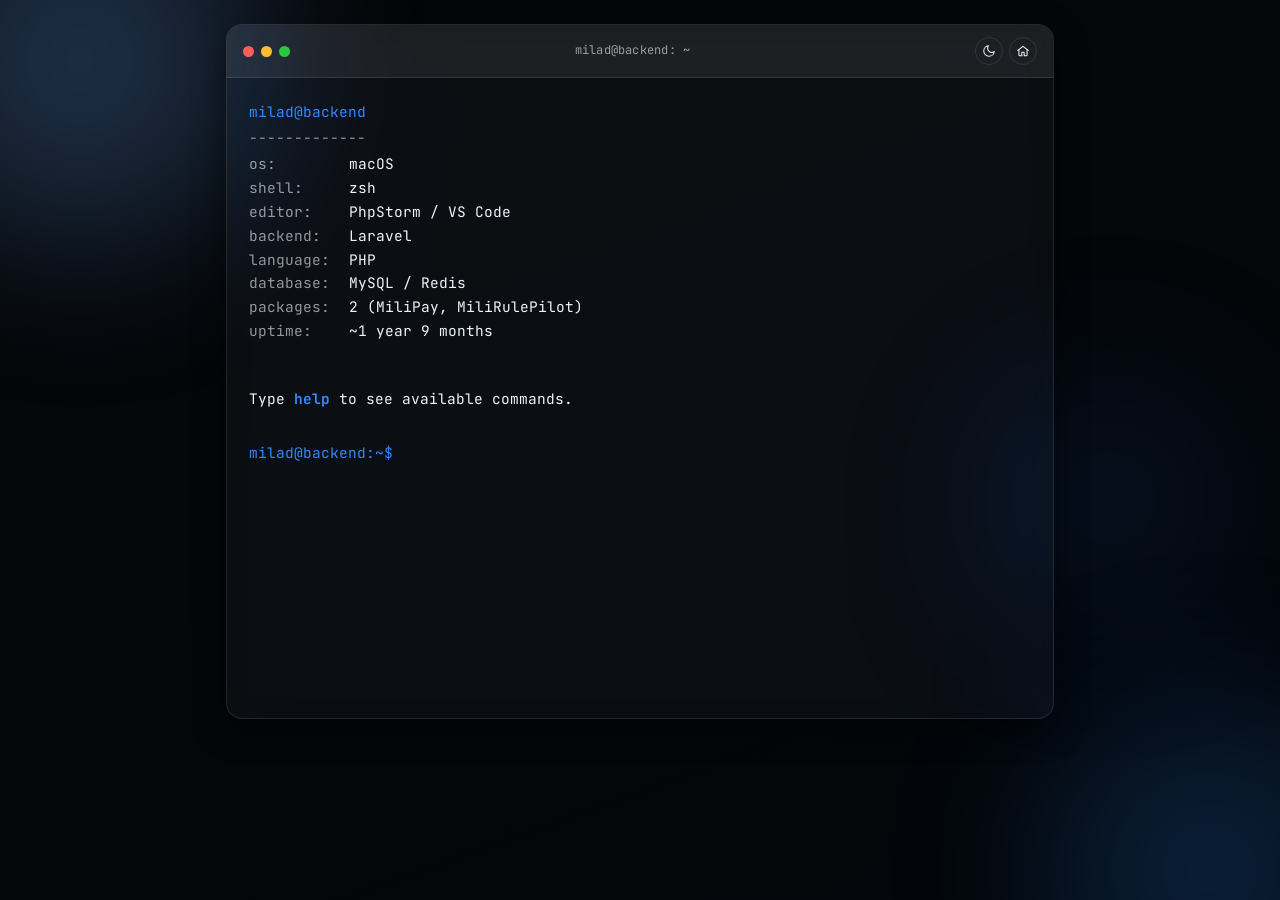
<file: terminal.html>
<!DOCTYPE html>
<html lang="en">
<head>
<script>(function(){try{var t=localStorage.getItem('theme');if(t){document.documentElement.setAttribute('data-theme',t);}}catch(e){}})();</script>
<meta charset="UTF-8">
<meta name="viewport" content="width=device-width, initial-scale=1.0, maximum-scale=1">
<title>milad@backend: ~</title>
<link rel="icon" href="data:image/svg+xml,%3Csvg xmlns='http://www.w3.org/2000/svg' viewBox='0 0 64 64'%3E%3Crect width='64' height='64' rx='14' fill='%23081a2e'/%3E%3Ctext x='11' y='42' font-family='monospace' font-size='28' font-weight='700' fill='%232f8bff'%3E%3E_%3C/text%3E%3C/svg%3E">
<link rel="preconnect" href="https://fonts.googleapis.com">
<link href="https://fonts.googleapis.com/css2?family=JetBrains+Mono:wght@400;500;700&display=swap" rel="stylesheet">
<link rel="stylesheet" href="css/terminal.css">
</head>
<body>

<div class="blob blob-1"></div>
<div class="blob blob-2"></div>
<div class="blob blob-3"></div>

<div class="term-shell">
  <div class="term-window">
    <div class="term-titlebar">
      <div class="term-dots"><span></span><span></span><span></span></div>
      <div class="term-title mono">milad@backend: ~</div>
      <div class="term-actions">
        <button class="icon-btn" id="term-theme-toggle" type="button" aria-label="Toggle theme">
          <svg class="icon icon-moon" viewBox="0 0 24 24" fill="none" stroke="currentColor" stroke-width="1.8" stroke-linecap="round" stroke-linejoin="round"><path d="M21 12.8A9 9 0 1 1 11.2 3a7 7 0 0 0 9.8 9.8z"/></svg>
          <svg class="icon icon-sun" viewBox="0 0 24 24" fill="none" stroke="currentColor" stroke-width="1.8" stroke-linecap="round" stroke-linejoin="round"><circle cx="12" cy="12" r="4.5"/><path d="M12 2.5v2.5M12 19v2.5M4.2 4.2l1.8 1.8M18 18l1.8 1.8M2.5 12h2.5M19 12h2.5M4.2 19.8L6 18M18 6l1.8-1.8"/></svg>
        </button>
        <a href="index.html" class="icon-btn" title="Back to site" aria-label="Back to site">
          <svg class="icon" viewBox="0 0 24 24" fill="none" stroke="currentColor" stroke-width="1.8" stroke-linecap="round" stroke-linejoin="round"><path d="M3 11l9-7 9 7"/><path d="M5 10v9a1 1 0 0 0 1 1h4v-6h4v6h4a1 1 0 0 0 1-1v-9"/></svg>
        </a>
      </div>
    </div>
    <div id="screen">
      <div id="output"></div>
      <div class="prompt-row">
        <span class="prompt-label mono" id="prompt-label">milad@backend:~$</span>
        <input id="cmd-input" type="text" autocomplete="off" autocapitalize="off" autocorrect="off" spellcheck="false" aria-label="Terminal command input">
      </div>
    </div>
  </div>
</div>

<script src="js/terminal.js"></script>
</body>
</html>
</file>
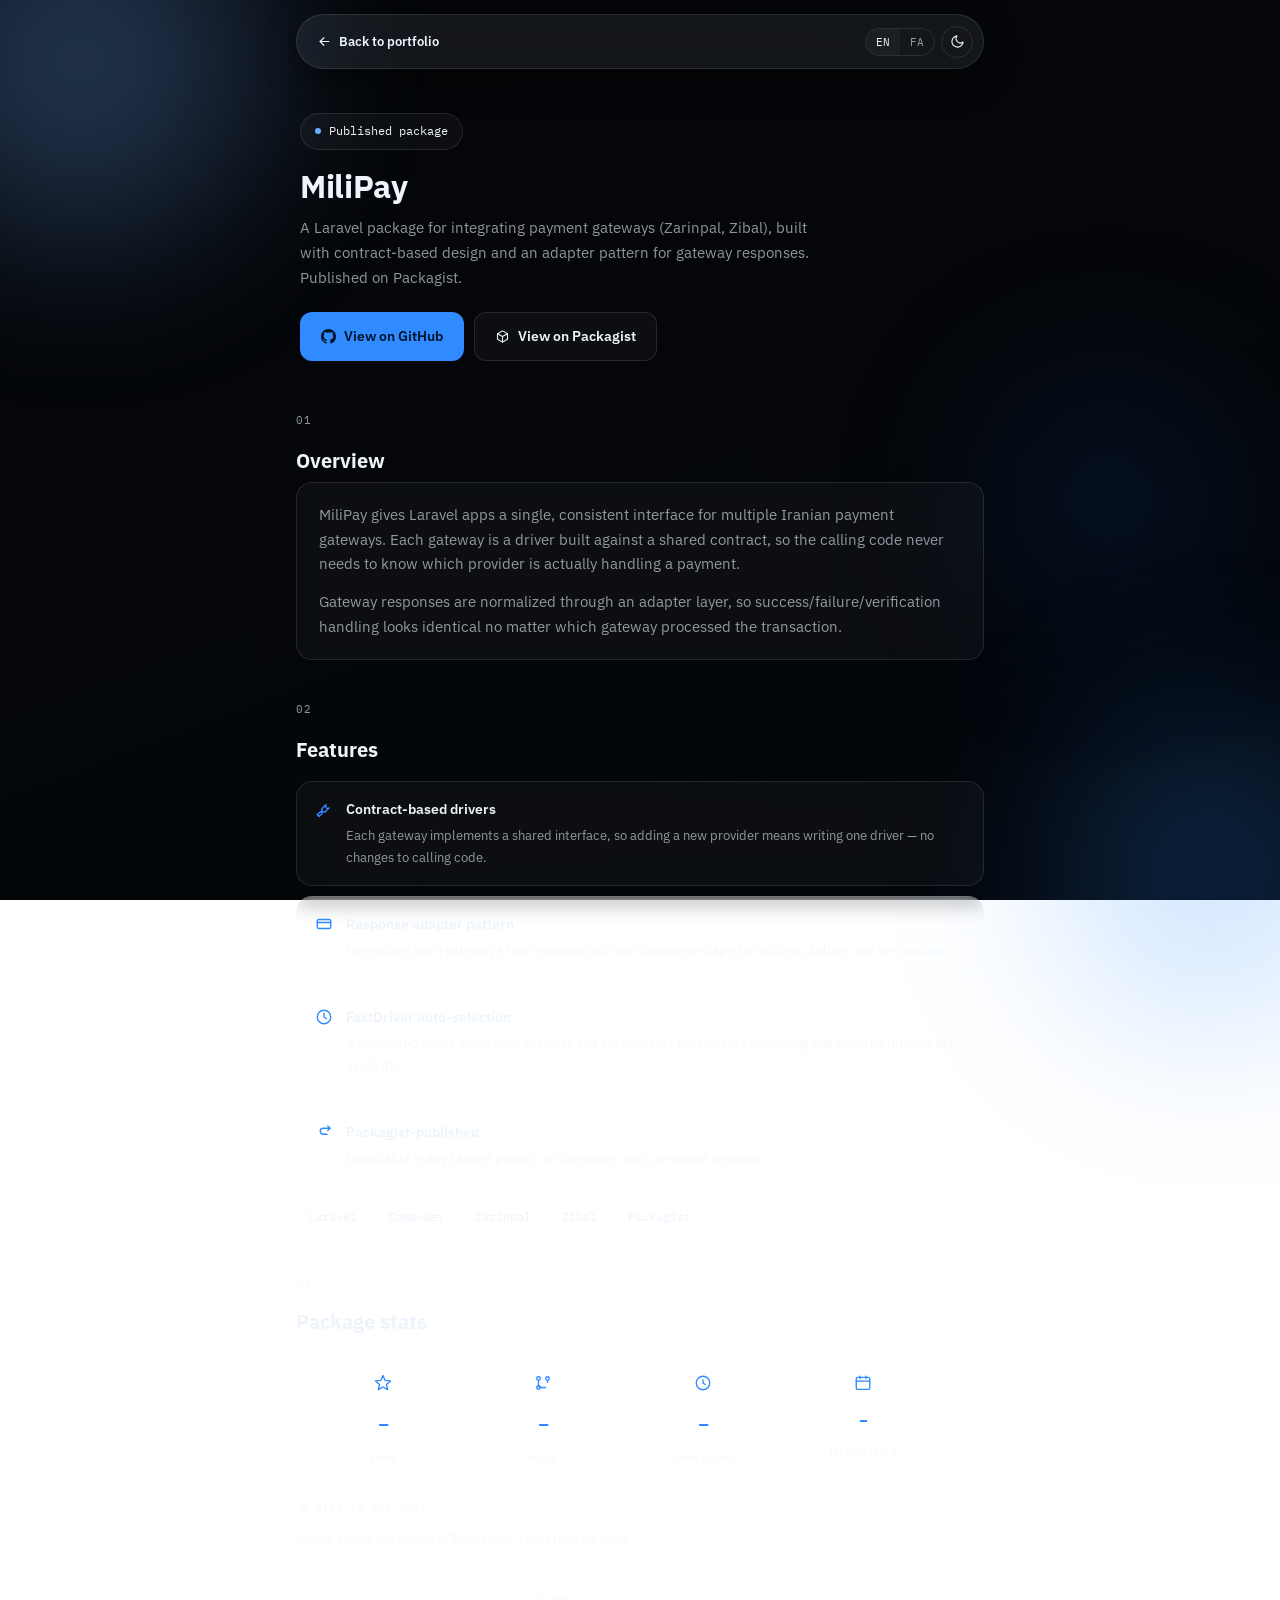
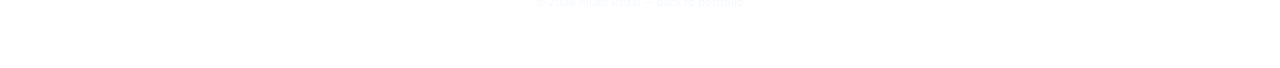
<file: work-milipay.html>
<!DOCTYPE html>
<html lang="en" dir="ltr">
<head>
<script>(function(){try{var t=localStorage.getItem('theme');if(t){document.documentElement.setAttribute('data-theme',t);}}catch(e){}})();</script>
<meta charset="UTF-8">
<meta name="viewport" content="width=device-width, initial-scale=1.0">
<title>MiliPay · Milad Rezai</title>
<link rel="icon" href="data:image/svg+xml,%3Csvg xmlns='http://www.w3.org/2000/svg' viewBox='0 0 64 64'%3E%3Crect width='64' height='64' rx='14' fill='%23081a2e'/%3E%3Ctext x='32' y='42' font-family='monospace' font-size='30' font-weight='700' fill='%232f8bff' text-anchor='middle'%3EM%3C/text%3E%3C/svg%3E">
<link rel="preconnect" href="https://fonts.googleapis.com">
<link href="https://fonts.googleapis.com/css2?family=IBM+Plex+Mono:wght@400;500;600&family=IBM+Plex+Sans:wght@400;500;600;700;800&family=Vazirmatn:wght@400;500;600;700;800&display=swap" rel="stylesheet">
<link rel="stylesheet" href="css/work.css">
</head>
<body>

<div class="blob blob-1"></div>
<div class="blob blob-2"></div>
<div class="blob blob-3"></div>

<div class="shell">

  <nav class="topnav">
    <a href="index.html" class="back-link">
      <svg class="icon" viewBox="0 0 24 24" fill="none" stroke="currentColor" stroke-width="1.8" stroke-linecap="round" stroke-linejoin="round"><path d="M19 12H5"/><path d="M11 6l-6 6 6 6"/></svg>
      <span data-en="Back to portfolio" data-fa="بازگشت به صفحه اصلی">Back to portfolio</span>
    </a>
    <div class="topnav-controls">
      <div class="lang-toggle">
        <button class="active lang-btn" data-lang="en">EN</button>
        <button class="lang-btn" data-lang="fa">FA</button>
      </div>
      <button class="icon-btn theme-toggle-btn" type="button" aria-label="Toggle theme">
        <svg class="icon icon-moon" viewBox="0 0 24 24" fill="none" stroke="currentColor" stroke-width="1.8" stroke-linecap="round" stroke-linejoin="round"><path d="M21 12.8A9 9 0 1 1 11.2 3a7 7 0 0 0 9.8 9.8z"/></svg>
        <svg class="icon icon-sun" viewBox="0 0 24 24" fill="none" stroke="currentColor" stroke-width="1.8" stroke-linecap="round" stroke-linejoin="round" style="display:none"><circle cx="12" cy="12" r="4.5"/><path d="M12 2.5v2.5M12 19v2.5M4.2 4.2l1.8 1.8M18 18l1.8 1.8M2.5 12h2.5M19 12h2.5M4.2 19.8L6 18M18 6l1.8-1.8"/></svg>
      </button>
    </div>
  </nav>

  <!-- HERO -->
  <section class="pkg-hero">
    <span class="badge"><span class="dot" style="background:var(--accent-2)"></span><span data-en="Published package" data-fa="پکیج منتشرشده">Published package</span></span>
    <h1>MiliPay</h1>
    <p class="pkg-tagline" data-en="A Laravel package for integrating payment gateways (Zarinpal, Zibal), built with contract-based design and an adapter pattern for gateway responses. Published on Packagist." data-fa="یه پکیج لاراول برای اتصال درگاه‌های پرداخت (زرین‌پال، زیبال) با طراحی contract-based و الگوی adapter برای پاسخ درگاه‌ها. روی Packagist منتشر شده.">A Laravel package for integrating payment gateways (Zarinpal, Zibal), built with contract-based design and an adapter pattern for gateway responses. Published on Packagist.</p>
    <div class="btn-row">
      <a class="btn primary" href="https://github.com/milirezai/milipay" target="_blank" rel="noopener">
        <svg class="icon" viewBox="0 0 16 16" fill="currentColor"><path fill-rule="evenodd" d="M8 0C3.58 0 0 3.58 0 8c0 3.54 2.29 6.53 5.47 7.59.4.07.55-.17.55-.38 0-.19-.01-.82-.01-1.49-2.01.37-2.53-.49-2.69-.94-.09-.23-.48-.94-.82-1.13-.28-.15-.68-.52-.01-.53.63-.01 1.08.58 1.23.82.72 1.21 1.87.87 2.33.66.07-.52.28-.87.51-1.07-1.78-.2-3.64-.89-3.64-3.95 0-.87.31-1.59.82-2.15-.08-.2-.36-1.02.08-2.12 0 0 .67-.21 2.2.82.64-.18 1.32-.27 2-.27.68 0 1.36.09 2 .27 1.53-1.04 2.2-.82 2.2-.82.44 1.1.16 1.92.08 2.12.51.56.82 1.27.82 2.15 0 3.07-1.87 3.75-3.65 3.95.29.25.54.73.54 1.48 0 1.07-.01 1.93-.01 2.2 0 .21.15.46.55.38A8.013 8.013 0 0 0 16 8c0-4.42-3.58-8-8-8z"/></svg>
        <span data-en="View on GitHub" data-fa="مشاهده در گیت‌هاب">View on GitHub</span>
      </a>
      <a class="btn ghost" href="https://packagist.org/packages/milirezai/milipay" target="_blank" rel="noopener">
        <svg class="icon" viewBox="0 0 24 24" fill="none" stroke="currentColor" stroke-width="1.8" stroke-linecap="round" stroke-linejoin="round"><path d="M12 3l8 4.5v9L12 21l-8-4.5v-9L12 3z"/><path d="M12 12l8-4.5M12 12v9M12 12L4 7.5"/></svg>
        <span data-en="View on Packagist" data-fa="مشاهده در Packagist">View on Packagist</span>
      </a>
    </div>
  </section>

  <!-- OVERVIEW -->
  <section class="reveal">
    <p class="section-tag mono">01</p>
    <h2 data-en="Overview" data-fa="نمای کلی">Overview</h2>
    <div class="prose-card card">
      <div class="prose">
        <p data-en="MiliPay gives Laravel apps a single, consistent interface for multiple Iranian payment gateways. Each gateway is a driver built against a shared contract, so the calling code never needs to know which provider is actually handling a payment." data-fa="MiliPay به اپلیکیشن‌های لاراول یه اینترفیس واحد و یکپارچه برای چند درگاه پرداخت ایرانی می‌ده. هر درگاه یه درایوره که روی یه contract مشترک ساخته شده، پس کد فراخواننده هیچ‌وقت نیازی نداره بدونه واقعاً کدوم provider داره پرداخت رو مدیریت می‌کنه.">MiliPay gives Laravel apps a single, consistent interface for multiple Iranian payment gateways. Each gateway is a driver built against a shared contract, so the calling code never needs to know which provider is actually handling a payment.</p>
        <p data-en="Gateway responses are normalized through an adapter layer, so success/failure/verification handling looks identical no matter which gateway processed the transaction." data-fa="پاسخ‌های درگاه از طریق یه لایه adapter نرمالایز می‌شن، پس مدیریت موفقیت/شکست/تایید صرف‌نظر از اینکه کدوم درگاه تراکنش رو پردازش کرده، دقیقاً یکسان به نظر می‌رسه.">Gateway responses are normalized through an adapter layer, so success/failure/verification handling looks identical no matter which gateway processed the transaction.</p>
      </div>
    </div>
  </section>

  <!-- FEATURES -->
  <section class="reveal">
    <p class="section-tag mono">02</p>
    <h2 data-en="Features" data-fa="امکانات">Features</h2>
    <div class="feature-list">
      <div class="feature card">
        <svg class="icon" viewBox="0 0 24 24" fill="none" stroke="currentColor" stroke-width="1.8" stroke-linecap="round" stroke-linejoin="round"><path d="M14.7 6.3a3 3 0 0 0 4.2 4.2l-5.6 5.6-3-1-1 3-3.9 3.9-2.4-2.4L6.9 16l3-1-1-3 5.6-5.6a3 3 0 0 0 .2-.1z"/></svg>
        <div>
          <h3 data-en="Contract-based drivers" data-fa="درایورهای contract-based">Contract-based drivers</h3>
          <p data-en="Each gateway implements a shared interface, so adding a new provider means writing one driver — no changes to calling code." data-fa="هر درگاه یه اینترفیس مشترک رو پیاده‌سازی می‌کنه، پس اضافه‌کردن یه provider جدید یعنی نوشتن یه درایور — بدون تغییر در کد فراخواننده.">Each gateway implements a shared interface, so adding a new provider means writing one driver — no changes to calling code.</p>
        </div>
      </div>
      <div class="feature card">
        <svg class="icon" viewBox="0 0 24 24" fill="none" stroke="currentColor" stroke-width="1.8" stroke-linecap="round" stroke-linejoin="round"><rect x="3" y="6" width="18" height="12" rx="2"/><path d="M3 10h18"/></svg>
        <div>
          <h3 data-en="Response adapter pattern" data-fa="الگوی adapter برای پاسخ‌ها">Response adapter pattern</h3>
          <p data-en="Normalizes each gateway's raw response into one consistent shape for success, failure, and verification." data-fa="پاسخ خام هر درگاه رو به یه شکل یکپارچه برای موفقیت، شکست و تایید تبدیل می‌کنه.">Normalizes each gateway's raw response into one consistent shape for success, failure, and verification.</p>
        </div>
      </div>
      <div class="feature card">
        <svg class="icon" viewBox="0 0 24 24" fill="none" stroke="currentColor" stroke-width="1.8" stroke-linecap="round" stroke-linejoin="round"><circle cx="12" cy="12" r="9"/><path d="M12 7v5l3.5 2"/></svg>
        <div>
          <h3 data-en="FastDriver auto-selection" data-fa="انتخاب خودکار با FastDriver">FastDriver auto-selection</h3>
          <p data-en="A scheduled probe pings each gateway and auto-selects the fastest-responding one when no driver is set explicitly." data-fa="یه پراب زمان‌بندی‌شده هر درگاه رو پینگ می‌کنه و در نبود انتخاب صریح، سریع‌ترین درگاه رو خودکار انتخاب می‌کنه.">A scheduled probe pings each gateway and auto-selects the fastest-responding one when no driver is set explicitly.</p>
        </div>
      </div>
      <div class="feature card">
        <svg class="icon" viewBox="0 0 24 24" fill="none" stroke="currentColor" stroke-width="1.8" stroke-linecap="round" stroke-linejoin="round"><path d="M20 7h-9a4 4 0 0 0 0 8h5"/><path d="M20 7l-3-3M20 7l-3 3"/></svg>
        <div>
          <h3 data-en="Packagist-published" data-fa="منتشرشده روی Packagist">Packagist-published</h3>
          <p data-en="Installable in any Laravel project via Composer, with versioned releases." data-fa="از طریق Composer در هر پروژه لاراولی قابل‌نصب، با ریلیزهای نسخه‌بندی‌شده.">Installable in any Laravel project via Composer, with versioned releases.</p>
        </div>
      </div>
    </div>
    <div class="pill-row">
      <span class="pill">Laravel</span><span class="pill">Composer</span><span class="pill">Zarinpal</span><span class="pill">Zibal</span><span class="pill">Packagist</span>
    </div>
  </section>

  <!-- PACKAGE STATS -->
  <section class="reveal">
    <p class="section-tag mono">03</p>
    <h2 data-en="Package stats" data-fa="آمار پکیج">Package stats</h2>
    <div class="autoscroll-row" id="pkg-stats-row">
      <div class="tile card" style="text-align:center; width: 150px; margin-left: 10px;">
        <svg class="tile-icon" style="margin:0 auto 8px;" viewBox="0 0 24 24" fill="none" stroke="currentColor" stroke-width="1.8" stroke-linecap="round" stroke-linejoin="round"><path d="M12 17.3l-6.2 3.6 1.6-7L2 9.2l7.1-.6L12 2l2.9 6.6 7.1.6-5.4 4.7 1.6 7z"/></svg>
        <span class="num mono" data-field="stars" style="font-size:19px;">–</span><span class="label" data-en="stars" data-fa="استار">stars</span>
      </div>
      <div class="tile card" style="text-align:center;width: 150px;">
        <svg class="tile-icon" style="margin:0 auto 8px;" viewBox="0 0 24 24" fill="none" stroke="currentColor" stroke-width="1.8" stroke-linecap="round" stroke-linejoin="round"><circle cx="6" cy="6" r="2.4"/><circle cx="18" cy="6" r="2.4"/><circle cx="6" cy="18" r="2.4"/><path d="M6 8.4V15a3 3 0 0 0 3 3h6.5"/><path d="M18 8.4v2.6"/></svg>
        <span class="num mono" data-field="forks" style="font-size:19px;">–</span><span class="label" data-en="forks" data-fa="فورک">forks</span>
      </div>
      <div class="tile card" style="text-align:center;width: 150px;">
        <svg class="tile-icon" style="margin:0 auto 8px;" viewBox="0 0 24 24" fill="none" stroke="currentColor" stroke-width="1.8" stroke-linecap="round" stroke-linejoin="round"><circle cx="12" cy="12" r="9"/><path d="M12 8v4l3 2"/></svg>
        <span class="num mono" data-field="issues" style="font-size:19px;">–</span><span class="label" data-en="open issues" data-fa="ایشوی باز">open issues</span>
      </div>
      <div class="tile card" style="text-align:center;width: 150px;">
        <svg class="tile-icon" style="margin:0 auto 8px;" viewBox="0 0 24 24" fill="none" stroke="currentColor" stroke-width="1.8" stroke-linecap="round" stroke-linejoin="round"><rect x="3" y="4.5" width="18" height="16" rx="2"/><path d="M3 9.5h18"/><path d="M8 3v3M16 3v3"/></svg>
        <span class="num mono" data-field="updated" style="font-size:15px;">–</span><span class="label" data-en="last updated" data-fa="آخرین آپدیت">last updated</span>
      </div>
    </div>
    <p class="scroll-hint mono">
      <svg class="icon" viewBox="0 0 24 24" fill="none" stroke="currentColor" stroke-width="1.8" stroke-linecap="round" stroke-linejoin="round"><path d="M5 12h14"/><path d="M13 6l6 6-6 6"/><path d="M11 18l-6-6 6-6"/></svg>
      <span data-en="Drag to see more" data-fa="برای دیدن بیشتر بکش">Drag to see more</span>
    </p>
    <p class="gh-note" id="pkg-stats-note" data-en="Pulled live from the GitHub API." data-fa="به‌صورت زنده از GitHub API خونده می‌شه.">Pulled live from the GitHub API.</p>
  </section>

  <footer>© <span id="year"></span> Milad Rezai — <a href="index.html" data-en="back to portfolio" data-fa="بازگشت به صفحه اصلی">back to portfolio</a></footer>
</div>

<script src="js/work.js"></script>
<script>initPackageStats('milipay');</script>
</body>
</html>
</file>
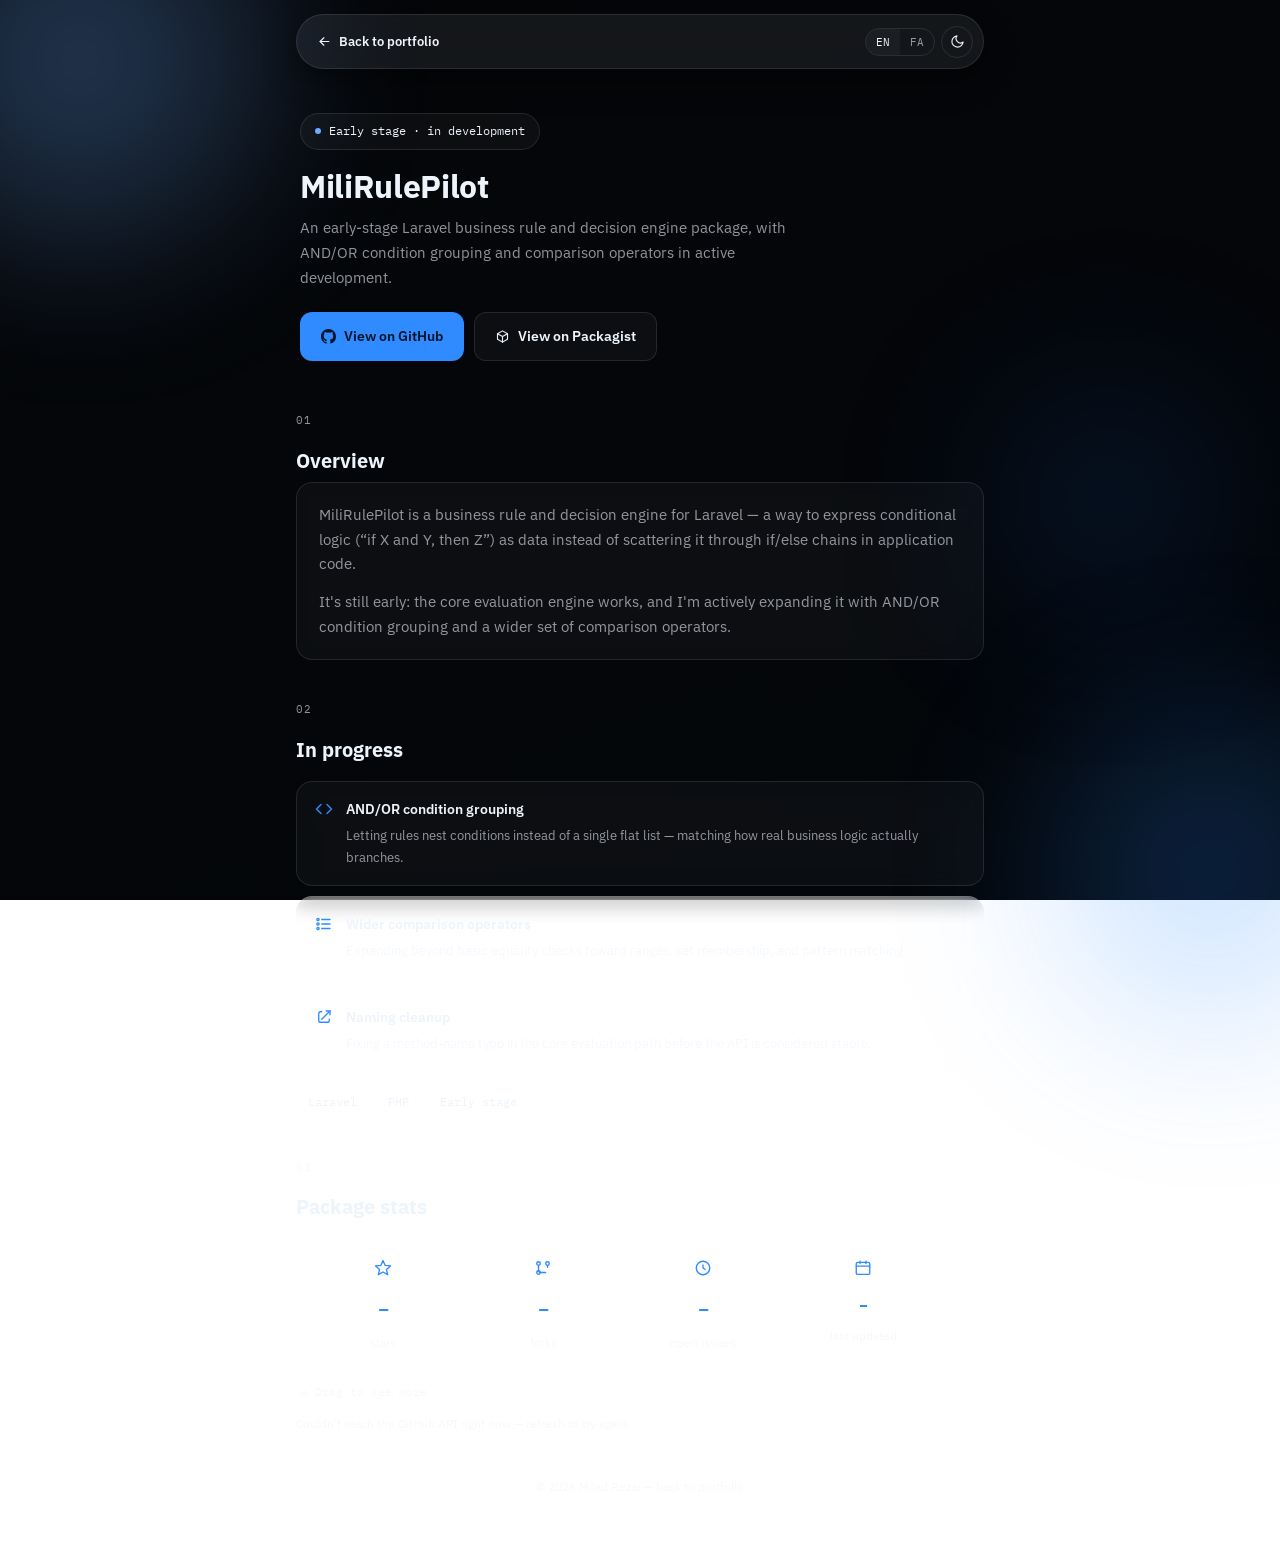
<file: work-milirulepilot.html>
<!DOCTYPE html>
<html lang="en" dir="ltr">
<head>
<script>(function(){try{var t=localStorage.getItem('theme');if(t){document.documentElement.setAttribute('data-theme',t);}}catch(e){}})();</script>
<meta charset="UTF-8">
<meta name="viewport" content="width=device-width, initial-scale=1.0">
<title>MiliRulePilot · Milad Rezai</title>
<link rel="icon" href="data:image/svg+xml,%3Csvg xmlns='http://www.w3.org/2000/svg' viewBox='0 0 64 64'%3E%3Crect width='64' height='64' rx='14' fill='%23081a2e'/%3E%3Ctext x='32' y='42' font-family='monospace' font-size='30' font-weight='700' fill='%232f8bff' text-anchor='middle'%3EM%3C/text%3E%3C/svg%3E">
<link rel="preconnect" href="https://fonts.googleapis.com">
<link href="https://fonts.googleapis.com/css2?family=IBM+Plex+Mono:wght@400;500;600&family=IBM+Plex+Sans:wght@400;500;600;700;800&family=Vazirmatn:wght@400;500;600;700;800&display=swap" rel="stylesheet">
<link rel="stylesheet" href="css/work.css">
</head>
<body>

<div class="blob blob-1"></div>
<div class="blob blob-2"></div>
<div class="blob blob-3"></div>

<div class="shell">

  <nav class="topnav">
    <a href="index.html" class="back-link">
      <svg class="icon" viewBox="0 0 24 24" fill="none" stroke="currentColor" stroke-width="1.8" stroke-linecap="round" stroke-linejoin="round"><path d="M19 12H5"/><path d="M11 6l-6 6 6 6"/></svg>
      <span data-en="Back to portfolio" data-fa="بازگشت به صفحه اصلی">Back to portfolio</span>
    </a>
    <div class="topnav-controls">
      <div class="lang-toggle">
        <button class="active lang-btn" data-lang="en">EN</button>
        <button class="lang-btn" data-lang="fa">FA</button>
      </div>
      <button class="icon-btn theme-toggle-btn" type="button" aria-label="Toggle theme">
        <svg class="icon icon-moon" viewBox="0 0 24 24" fill="none" stroke="currentColor" stroke-width="1.8" stroke-linecap="round" stroke-linejoin="round"><path d="M21 12.8A9 9 0 1 1 11.2 3a7 7 0 0 0 9.8 9.8z"/></svg>
        <svg class="icon icon-sun" viewBox="0 0 24 24" fill="none" stroke="currentColor" stroke-width="1.8" stroke-linecap="round" stroke-linejoin="round" style="display:none"><circle cx="12" cy="12" r="4.5"/><path d="M12 2.5v2.5M12 19v2.5M4.2 4.2l1.8 1.8M18 18l1.8 1.8M2.5 12h2.5M19 12h2.5M4.2 19.8L6 18M18 6l1.8-1.8"/></svg>
      </button>
    </div>
  </nav>

  <!-- HERO -->
  <section class="pkg-hero">
    <span class="badge"><span class="dot" style="background:var(--accent-2)"></span><span data-en="Early stage · in development" data-fa="مرحله اولیه · در حال توسعه">Early stage · in development</span></span>
    <h1>MiliRulePilot</h1>
    <p class="pkg-tagline" data-en="An early-stage Laravel business rule and decision engine package, with AND/OR condition grouping and comparison operators in active development." data-fa="یه پکیج لاراول در مراحل اولیه برای موتور قوانین و تصمیم‌گیری کسب‌وکار، با گروه‌بندی شرط‌های AND/OR و عملگرهای مقایسه که در حال توسعه‌ست.">An early-stage Laravel business rule and decision engine package, with AND/OR condition grouping and comparison operators in active development.</p>
    <div class="btn-row">
      <a class="btn primary" href="https://github.com/milirezai/milirulepilot" target="_blank" rel="noopener">
        <svg class="icon" viewBox="0 0 16 16" fill="currentColor"><path fill-rule="evenodd" d="M8 0C3.58 0 0 3.58 0 8c0 3.54 2.29 6.53 5.47 7.59.4.07.55-.17.55-.38 0-.19-.01-.82-.01-1.49-2.01.37-2.53-.49-2.69-.94-.09-.23-.48-.94-.82-1.13-.28-.15-.68-.52-.01-.53.63-.01 1.08.58 1.23.82.72 1.21 1.87.87 2.33.66.07-.52.28-.87.51-1.07-1.78-.2-3.64-.89-3.64-3.95 0-.87.31-1.59.82-2.15-.08-.2-.36-1.02.08-2.12 0 0 .67-.21 2.2.82.64-.18 1.32-.27 2-.27.68 0 1.36.09 2 .27 1.53-1.04 2.2-.82 2.2-.82.44 1.1.16 1.92.08 2.12.51.56.82 1.27.82 2.15 0 3.07-1.87 3.75-3.65 3.95.29.25.54.73.54 1.48 0 1.07-.01 1.93-.01 2.2 0 .21.15.46.55.38A8.013 8.013 0 0 0 16 8c0-4.42-3.58-8-8-8z"/></svg>
        <span data-en="View on GitHub" data-fa="مشاهده در گیت‌هاب">View on GitHub</span>
      </a>
            <a class="btn ghost" href="https://packagist.org/packages/milirezai/milirulepilot" target="_blank" rel="noopener">
        <svg class="icon" viewBox="0 0 24 24" fill="none" stroke="currentColor" stroke-width="1.8" stroke-linecap="round" stroke-linejoin="round"><path d="M12 3l8 4.5v9L12 21l-8-4.5v-9L12 3z"/><path d="M12 12l8-4.5M12 12v9M12 12L4 7.5"/></svg>
        <span data-en="View on Packagist" data-fa="مشاهده در Packagist">View on Packagist</span>
      </a>

    </div>
  </section>

  <!-- OVERVIEW -->
  <section class="reveal">
    <p class="section-tag mono">01</p>
    <h2 data-en="Overview" data-fa="نمای کلی">Overview</h2>
    <div class="prose-card card">
      <div class="prose">
        <p data-en="MiliRulePilot is a business rule and decision engine for Laravel — a way to express conditional logic (&ldquo;if X and Y, then Z&rdquo;) as data instead of scattering it through if/else chains in application code." data-fa="MiliRulePilot یه موتور قوانین و تصمیم‌گیری کسب‌وکار برای لاراوله — راهی برای بیان منطق شرطی (&ldquo;اگه X و Y، پس Z&rdquo;) به‌صورت داده به‌جای پخش‌کردنش توی زنجیره‌های if/else در کد اپلیکیشن.">MiliRulePilot is a business rule and decision engine for Laravel — a way to express conditional logic (&ldquo;if X and Y, then Z&rdquo;) as data instead of scattering it through if/else chains in application code.</p>
        <p data-en="It's still early: the core evaluation engine works, and I'm actively expanding it with AND/OR condition grouping and a wider set of comparison operators." data-fa="هنوز در مراحل اولیه‌ست: موتور ارزیابی اصلی کار می‌کنه، و من دارم فعالانه با گروه‌بندی شرط‌های AND/OR و مجموعه گسترده‌تری از عملگرهای مقایسه توسعه‌ش می‌دم.">It's still early: the core evaluation engine works, and I'm actively expanding it with AND/OR condition grouping and a wider set of comparison operators.</p>
      </div>
    </div>
  </section>

  <!-- FEATURES / ROADMAP -->
  <section class="reveal">
    <p class="section-tag mono">02</p>
    <h2 data-en="In progress" data-fa="در حال انجام">In progress</h2>
    <div class="feature-list">
      <div class="feature card">
        <svg class="icon" viewBox="0 0 24 24" fill="none" stroke="currentColor" stroke-width="1.8" stroke-linecap="round" stroke-linejoin="round"><path d="M8 6L2 12l6 6"/><path d="M16 6l6 6-6 6"/></svg>
        <div>
          <h3 data-en="AND/OR condition grouping" data-fa="گروه‌بندی شرط‌های AND/OR">AND/OR condition grouping</h3>
          <p data-en="Letting rules nest conditions instead of a single flat list — matching how real business logic actually branches." data-fa="اجازه‌دادن به قوانین برای تودرتو کردن شرط‌ها به‌جای یه لیست تخت واحد — منطبق با نحوه واقعی شاخه‌شدن منطق کسب‌وکار.">Letting rules nest conditions instead of a single flat list — matching how real business logic actually branches.</p>
        </div>
      </div>
      <div class="feature card">
        <svg class="icon" viewBox="0 0 24 24" fill="none" stroke="currentColor" stroke-width="1.8" stroke-linecap="round" stroke-linejoin="round"><path d="M9 6h11M9 12h11M9 18h11"/><circle cx="4" cy="6" r="1.5"/><circle cx="4" cy="12" r="1.5"/><circle cx="4" cy="18" r="1.5"/></svg>
        <div>
          <h3 data-en="Wider comparison operators" data-fa="عملگرهای مقایسه گسترده‌تر">Wider comparison operators</h3>
          <p data-en="Expanding beyond basic equality checks toward ranges, set membership, and pattern matching." data-fa="گسترش فراتر از بررسی‌های ساده برابری به سمت بازه‌ها، عضویت در مجموعه، و تطبیق الگو.">Expanding beyond basic equality checks toward ranges, set membership, and pattern matching.</p>
        </div>
      </div>
      <div class="feature card">
        <svg class="icon" viewBox="0 0 24 24" fill="none" stroke="currentColor" stroke-width="1.8" stroke-linecap="round" stroke-linejoin="round"><path d="M9 5H7a2 2 0 0 0-2 2v10a2 2 0 0 0 2 2h10a2 2 0 0 0 2-2v-2"/><path d="M9 15L20 4"/><path d="M15 4h5v5"/></svg>
        <div>
          <h3 data-en="Naming cleanup" data-fa="اصلاح نام‌گذاری">Naming cleanup</h3>
          <p data-en="Fixing a method-name typo in the core evaluation path before the API is considered stable." data-fa="اصلاح یه تایپوی نام متد توی مسیر ارزیابی اصلی، قبل از اینکه ای‌پی‌آی پایدار در نظر گرفته بشه.">Fixing a method-name typo in the core evaluation path before the API is considered stable.</p>
        </div>
      </div>
    </div>
    <div class="pill-row">
      <span class="pill">Laravel</span><span class="pill">PHP</span><span class="pill" data-en="Early stage" data-fa="مرحله اولیه">Early stage</span>
    </div>
  </section>

  <!-- PACKAGE STATS -->
  <section class="reveal">
    <p class="section-tag mono">03</p>
    <h2 data-en="Package stats" data-fa="آمار پکیج">Package stats</h2>
    <div class="autoscroll-row" id="pkg-stats-row">
      <div class="tile card" style="text-align:center; width: 150px;margin-left: 10px;">
        <svg class="tile-icon" style="margin:0 auto 8px;" viewBox="0 0 24 24" fill="none" stroke="currentColor" stroke-width="1.8" stroke-linecap="round" stroke-linejoin="round"><path d="M12 17.3l-6.2 3.6 1.6-7L2 9.2l7.1-.6L12 2l2.9 6.6 7.1.6-5.4 4.7 1.6 7z"/></svg>
        <span class="num mono" data-field="stars" style="font-size:19px;">–</span><span class="label" data-en="stars" data-fa="استار">stars</span>
      </div>
      <div class="tile card" style="text-align:center;width: 150px;">
        <svg class="tile-icon" style="margin:0 auto 8px;" viewBox="0 0 24 24" fill="none" stroke="currentColor" stroke-width="1.8" stroke-linecap="round" stroke-linejoin="round"><circle cx="6" cy="6" r="2.4"/><circle cx="18" cy="6" r="2.4"/><circle cx="6" cy="18" r="2.4"/><path d="M6 8.4V15a3 3 0 0 0 3 3h6.5"/><path d="M18 8.4v2.6"/></svg>
        <span class="num mono" data-field="forks" style="font-size:19px;">–</span><span class="label" data-en="forks" data-fa="فورک">forks</span>
      </div>
      <div class="tile card" style="text-align:center;width: 150px;">
        <svg class="tile-icon" style="margin:0 auto 8px;" viewBox="0 0 24 24" fill="none" stroke="currentColor" stroke-width="1.8" stroke-linecap="round" stroke-linejoin="round"><circle cx="12" cy="12" r="9"/><path d="M12 8v4l3 2"/></svg>
        <span class="num mono" data-field="issues" style="font-size:19px;">–</span><span class="label" data-en="open issues" data-fa="ایشوی باز">open issues</span>
      </div>
      <div class="tile card" style="text-align:center; width: 150px; ">
        <svg class="tile-icon" style="margin:0 auto 8px;" viewBox="0 0 24 24" fill="none" stroke="currentColor" stroke-width="1.8" stroke-linecap="round" stroke-linejoin="round"><rect x="3" y="4.5" width="18" height="16" rx="2"/><path d="M3 9.5h18"/><path d="M8 3v3M16 3v3"/></svg>
        <span class="num mono" data-field="updated" style="font-size:15px;">–</span><span class="label" data-en="last updated" data-fa="آخرین آپدیت">last updated</span>
      </div>
    </div>
    <p class="scroll-hint mono">
      <svg class="icon" viewBox="0 0 24 24" fill="none" stroke="currentColor" stroke-width="1.8" stroke-linecap="round" stroke-linejoin="round"><path d="M5 12h14"/><path d="M13 6l6 6-6 6"/><path d="M11 18l-6-6 6-6"/></svg>
      <span data-en="Drag to see more" data-fa="برای دیدن بیشتر بکش">Drag to see more</span>
    </p>
    <p class="gh-note" id="pkg-stats-note" data-en="Pulled live from the GitHub API." data-fa="به‌صورت زنده از GitHub API خونده می‌شه.">Pulled live from the GitHub API.</p>
  </section>

  <footer>© <span id="year"></span> Milad Rezai — <a href="index.html" data-en="back to portfolio" data-fa="بازگشت به صفحه اصلی">back to portfolio</a></footer>
</div>

<script src="js/work.js"></script>
<script>initPackageStats('milirulepilot');</script>
</body>
</html>
</file>
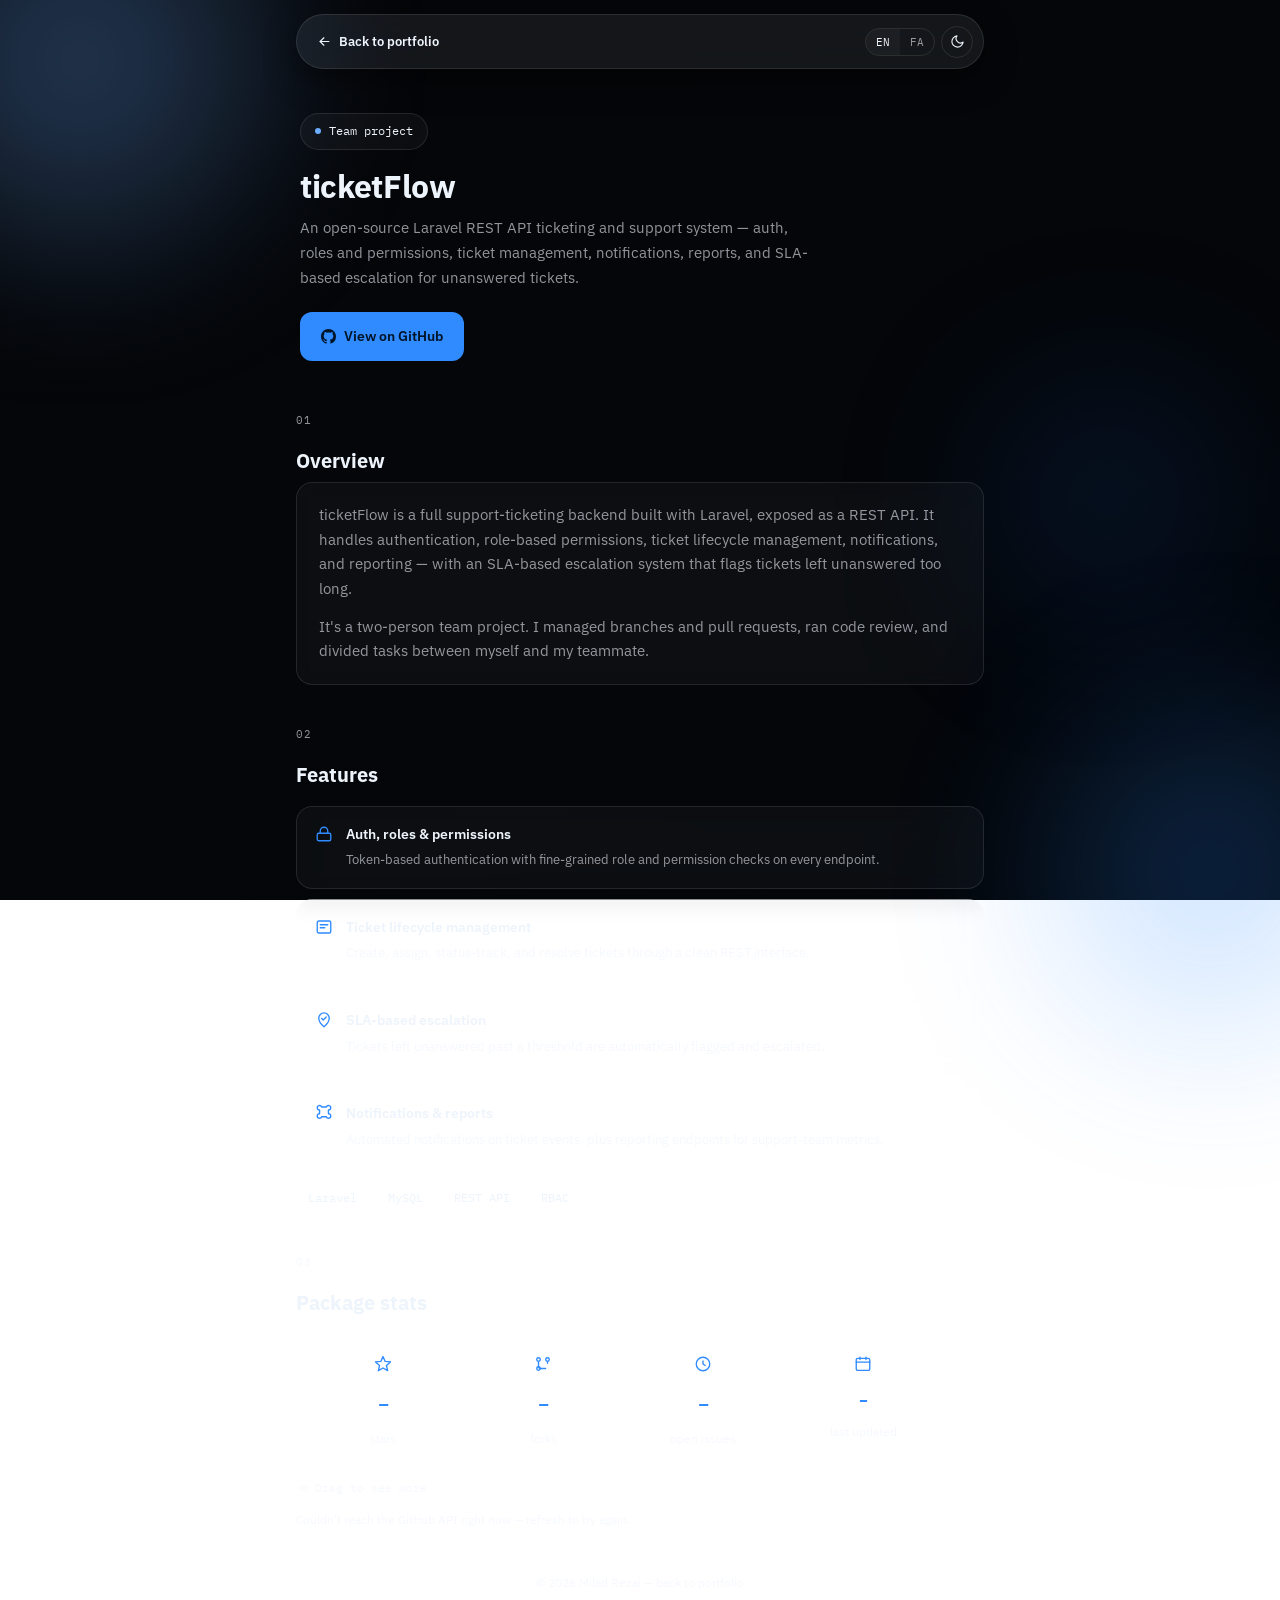
<file: work-ticketflow.html>
<!DOCTYPE html>
<html lang="en" dir="ltr">
<head>
<script>(function(){try{var t=localStorage.getItem('theme');if(t){document.documentElement.setAttribute('data-theme',t);}}catch(e){}})();</script>
<meta charset="UTF-8">
<meta name="viewport" content="width=device-width, initial-scale=1.0">
<title>ticketFlow · Milad Rezai</title>
<link rel="icon" href="data:image/svg+xml,%3Csvg xmlns='http://www.w3.org/2000/svg' viewBox='0 0 64 64'%3E%3Crect width='64' height='64' rx='14' fill='%23081a2e'/%3E%3Ctext x='32' y='42' font-family='monospace' font-size='30' font-weight='700' fill='%232f8bff' text-anchor='middle'%3EM%3C/text%3E%3C/svg%3E">
<link rel="preconnect" href="https://fonts.googleapis.com">
<link href="https://fonts.googleapis.com/css2?family=IBM+Plex+Mono:wght@400;500;600&family=IBM+Plex+Sans:wght@400;500;600;700;800&family=Vazirmatn:wght@400;500;600;700;800&display=swap" rel="stylesheet">
<link rel="stylesheet" href="css/work.css">
</head>
<body>

<div class="blob blob-1"></div>
<div class="blob blob-2"></div>
<div class="blob blob-3"></div>

<div class="shell">

  <nav class="topnav">
    <a href="index.html" class="back-link">
      <svg class="icon" viewBox="0 0 24 24" fill="none" stroke="currentColor" stroke-width="1.8" stroke-linecap="round" stroke-linejoin="round"><path d="M19 12H5"/><path d="M11 6l-6 6 6 6"/></svg>
      <span data-en="Back to portfolio" data-fa="بازگشت به صفحه اصلی">Back to portfolio</span>
    </a>
    <div class="topnav-controls">
      <div class="lang-toggle">
        <button class="active lang-btn" data-lang="en">EN</button>
        <button class="lang-btn" data-lang="fa">FA</button>
      </div>
      <button class="icon-btn theme-toggle-btn" type="button" aria-label="Toggle theme">
        <svg class="icon icon-moon" viewBox="0 0 24 24" fill="none" stroke="currentColor" stroke-width="1.8" stroke-linecap="round" stroke-linejoin="round"><path d="M21 12.8A9 9 0 1 1 11.2 3a7 7 0 0 0 9.8 9.8z"/></svg>
        <svg class="icon icon-sun" viewBox="0 0 24 24" fill="none" stroke="currentColor" stroke-width="1.8" stroke-linecap="round" stroke-linejoin="round" style="display:none"><circle cx="12" cy="12" r="4.5"/><path d="M12 2.5v2.5M12 19v2.5M4.2 4.2l1.8 1.8M18 18l1.8 1.8M2.5 12h2.5M19 12h2.5M4.2 19.8L6 18M18 6l1.8-1.8"/></svg>
      </button>
    </div>
  </nav>

  <!-- HERO -->
  <section class="pkg-hero">
    <span class="badge"><span class="dot" style="background:var(--accent-2)"></span><span data-en="Team project" data-fa="پروژه تیمی">Team project</span></span>
    <h1>ticketFlow</h1>
    <p class="pkg-tagline" data-en="An open-source Laravel REST API ticketing and support system — auth, roles and permissions, ticket management, notifications, reports, and SLA-based escalation for unanswered tickets." data-fa="یه سیستم تیکتینگ و پشتیبانی متن‌باز به‌صورت ری‌است‌ای‌پی‌آی با لاراول — احراز هویت، نقش و دسترسی، مدیریت تیکت، اعلان‌ها، گزارش‌ها، و اسکالیشن مبتنی بر SLA برای تیکت‌های بی‌پاسخ.">An open-source Laravel REST API ticketing and support system — auth, roles and permissions, ticket management, notifications, reports, and SLA-based escalation for unanswered tickets.</p>
    <div class="btn-row">
      <a class="btn primary" href="https://github.com/milirezai/ticketFlow" target="_blank" rel="noopener">
        <svg class="icon" viewBox="0 0 16 16" fill="currentColor"><path fill-rule="evenodd" d="M8 0C3.58 0 0 3.58 0 8c0 3.54 2.29 6.53 5.47 7.59.4.07.55-.17.55-.38 0-.19-.01-.82-.01-1.49-2.01.37-2.53-.49-2.69-.94-.09-.23-.48-.94-.82-1.13-.28-.15-.68-.52-.01-.53.63-.01 1.08.58 1.23.82.72 1.21 1.87.87 2.33.66.07-.52.28-.87.51-1.07-1.78-.2-3.64-.89-3.64-3.95 0-.87.31-1.59.82-2.15-.08-.2-.36-1.02.08-2.12 0 0 .67-.21 2.2.82.64-.18 1.32-.27 2-.27.68 0 1.36.09 2 .27 1.53-1.04 2.2-.82 2.2-.82.44 1.1.16 1.92.08 2.12.51.56.82 1.27.82 2.15 0 3.07-1.87 3.75-3.65 3.95.29.25.54.73.54 1.48 0 1.07-.01 1.93-.01 2.2 0 .21.15.46.55.38A8.013 8.013 0 0 0 16 8c0-4.42-3.58-8-8-8z"/></svg>
        <span data-en="View on GitHub" data-fa="مشاهده در گیت‌هاب">View on GitHub</span>
      </a>
    </div>
  </section>

  <!-- OVERVIEW -->
  <section class="reveal">
    <p class="section-tag mono">01</p>
    <h2 data-en="Overview" data-fa="نمای کلی">Overview</h2>
    <div class="prose-card card">
      <div class="prose">
        <p data-en="ticketFlow is a full support-ticketing backend built with Laravel, exposed as a REST API. It handles authentication, role-based permissions, ticket lifecycle management, notifications, and reporting — with an SLA-based escalation system that flags tickets left unanswered too long." data-fa="ticketFlow یه بک‌اند کامل تیکتینگ و پشتیبانیه که با لاراول ساخته شده و به‌صورت ری‌است‌ای‌پی‌آی ارائه می‌شه. احراز هویت، دسترسی مبتنی بر نقش، مدیریت چرخه عمر تیکت، اعلان‌ها و گزارش‌گیری رو پوشش می‌ده — همراه با سیستم اسکالیشن مبتنی بر SLA که تیکت‌های بی‌پاسخ‌مانده رو پرچم‌گذاری می‌کنه.">ticketFlow is a full support-ticketing backend built with Laravel, exposed as a REST API. It handles authentication, role-based permissions, ticket lifecycle management, notifications, and reporting — with an SLA-based escalation system that flags tickets left unanswered too long.</p>
        <p data-en="It's a two-person team project. I managed branches and pull requests, ran code review, and divided tasks between myself and my teammate." data-fa="این یه پروژه دونفره‌ست. من مدیریت برنچ‌ها و پول‌ریکوئست‌ها، بررسی کد، و تقسیم وظایف بین خودم و هم‌تیمیم رو انجام دادم.">It's a two-person team project. I managed branches and pull requests, ran code review, and divided tasks between myself and my teammate.</p>
      </div>
    </div>
  </section>

  <!-- FEATURES -->
  <section class="reveal">
    <p class="section-tag mono">02</p>
    <h2 data-en="Features" data-fa="امکانات">Features</h2>
    <div class="feature-list">
      <div class="feature card">
        <svg class="icon" viewBox="0 0 24 24" fill="none" stroke="currentColor" stroke-width="1.8" stroke-linecap="round" stroke-linejoin="round"><rect x="3" y="11" width="18" height="10" rx="2"/><path d="M7 11V8a5 5 0 0 1 10 0v3"/></svg>
        <div>
          <h3 data-en="Auth, roles & permissions" data-fa="احراز هویت، نقش و دسترسی">Auth, roles & permissions</h3>
          <p data-en="Token-based authentication with fine-grained role and permission checks on every endpoint." data-fa="احراز هویت مبتنی بر توکن با بررسی دقیق نقش و دسترسی روی هر اندپوینت.">Token-based authentication with fine-grained role and permission checks on every endpoint.</p>
        </div>
      </div>
      <div class="feature card">
        <svg class="icon" viewBox="0 0 24 24" fill="none" stroke="currentColor" stroke-width="1.8" stroke-linecap="round" stroke-linejoin="round"><rect x="3" y="4" width="18" height="16" rx="2"/><path d="M7 9h10M7 13h6"/></svg>
        <div>
          <h3 data-en="Ticket lifecycle management" data-fa="مدیریت چرخه عمر تیکت">Ticket lifecycle management</h3>
          <p data-en="Create, assign, status-track, and resolve tickets through a clean REST interface." data-fa="ایجاد، تخصیص، پیگیری وضعیت و بستن تیکت از طریق یه اینترفیس ری‌است‌ای‌پی‌آی تمیز.">Create, assign, status-track, and resolve tickets through a clean REST interface.</p>
        </div>
      </div>
      <div class="feature card">
        <svg class="icon" viewBox="0 0 24 24" fill="none" stroke="currentColor" stroke-width="1.8" stroke-linecap="round" stroke-linejoin="round"><path d="M12 21s-7-6.1-7-11.5A7 7 0 0 1 19 9.5C19 14.9 12 21 12 21z"/><path d="M9 10l2 2 4-4"/></svg>
        <div>
          <h3 data-en="SLA-based escalation" data-fa="اسکالیشن مبتنی بر SLA">SLA-based escalation</h3>
          <p data-en="Tickets left unanswered past a threshold are automatically flagged and escalated." data-fa="تیکت‌هایی که از یه آستانه مشخص بی‌پاسخ بمونن، به‌صورت خودکار پرچم‌گذاری و اسکالیت می‌شن.">Tickets left unanswered past a threshold are automatically flagged and escalated.</p>
        </div>
      </div>
      <div class="feature card">
        <svg class="icon" viewBox="0 0 24 24" fill="none" stroke="currentColor" stroke-width="1.8" stroke-linecap="round" stroke-linejoin="round"><path d="M18 8a3 3 0 1 0-2.83-4H8.83A3 3 0 1 0 6 8c0 .35.06.68.17 1L6 13a3 3 0 1 0 2.83 4h6.34A3 3 0 1 0 18 13l-.17-4c.11-.32.17-.65.17-1z"/></svg>
        <div>
          <h3 data-en="Notifications & reports" data-fa="اعلان‌ها و گزارش‌ها">Notifications & reports</h3>
          <p data-en="Automated notifications on ticket events, plus reporting endpoints for support-team metrics." data-fa="اعلان‌های خودکار روی رویدادهای تیکت، به‌همراه اندپوینت‌های گزارش‌گیری برای متریک‌های تیم پشتیبانی.">Automated notifications on ticket events, plus reporting endpoints for support-team metrics.</p>
        </div>
      </div>
    </div>
    <div class="pill-row">
      <span class="pill">Laravel</span><span class="pill">MySQL</span><span class="pill">REST API</span><span class="pill">RBAC</span>
    </div>
  </section>

  <!-- PACKAGE STATS -->
  <section class="reveal">
    <p class="section-tag mono">03</p>
    <h2 data-en="Package stats" data-fa="آمار پکیج">Package stats</h2>
    <div class="autoscroll-row" id="pkg-stats-row">
      <div class="tile card" style="text-align:center; width: 150px; margin-left: 10px;">
        <svg class="tile-icon" style="margin:0 auto 8px;" viewBox="0 0 24 24" fill="none" stroke="currentColor" stroke-width="1.8" stroke-linecap="round" stroke-linejoin="round"><path d="M12 17.3l-6.2 3.6 1.6-7L2 9.2l7.1-.6L12 2l2.9 6.6 7.1.6-5.4 4.7 1.6 7z"/></svg>
        <span class="num mono" data-field="stars" style="font-size:19px;">–</span><span class="label" data-en="stars" data-fa="استار">stars</span>
      </div>
      <div class="tile card" style="text-align:center;width: 150px;">
        <svg class="tile-icon" style="margin:0 auto 8px;" viewBox="0 0 24 24" fill="none" stroke="currentColor" stroke-width="1.8" stroke-linecap="round" stroke-linejoin="round"><circle cx="6" cy="6" r="2.4"/><circle cx="18" cy="6" r="2.4"/><circle cx="6" cy="18" r="2.4"/><path d="M6 8.4V15a3 3 0 0 0 3 3h6.5"/><path d="M18 8.4v2.6"/></svg>
        <span class="num mono" data-field="forks" style="font-size:19px;">–</span><span class="label" data-en="forks" data-fa="فورک">forks</span>
      </div>
      <div class="tile card" style="text-align:center;width: 150px;">
        <svg class="tile-icon" style="margin:0 auto 8px;" viewBox="0 0 24 24" fill="none" stroke="currentColor" stroke-width="1.8" stroke-linecap="round" stroke-linejoin="round"><circle cx="12" cy="12" r="9"/><path d="M12 8v4l3 2"/></svg>
        <span class="num mono" data-field="issues" style="font-size:19px;">–</span><span class="label" data-en="open issues" data-fa="ایشوی باز">open issues</span>
      </div>
      <div class="tile card" style="text-align:center;width: 150px;">
        <svg class="tile-icon" style="margin:0 auto 8px;" viewBox="0 0 24 24" fill="none" stroke="currentColor" stroke-width="1.8" stroke-linecap="round" stroke-linejoin="round"><rect x="3" y="4.5" width="18" height="16" rx="2"/><path d="M3 9.5h18"/><path d="M8 3v3M16 3v3"/></svg>
        <span class="num mono" data-field="updated" style="font-size:15px;">–</span><span class="label" data-en="last updated" data-fa="آخرین آپدیت">last updated</span>
      </div>
    </div>
    <p class="scroll-hint mono">
      <svg class="icon" viewBox="0 0 24 24" fill="none" stroke="currentColor" stroke-width="1.8" stroke-linecap="round" stroke-linejoin="round"><path d="M5 12h14"/><path d="M13 6l6 6-6 6"/><path d="M11 18l-6-6 6-6"/></svg>
      <span data-en="Drag to see more" data-fa="برای دیدن بیشتر بکش">Drag to see more</span>
    </p>
    <p class="gh-note" id="pkg-stats-note" data-en="Pulled live from the GitHub API." data-fa="به‌صورت زنده از GitHub API خونده می‌شه.">Pulled live from the GitHub API.</p>
  </section>

  <footer>© <span id="year"></span> Milad Rezai — <a href="index.html" data-en="back to portfolio" data-fa="بازگشت به صفحه اصلی">back to portfolio</a></footer>
</div>

<script src="js/work.js"></script>
<script>initPackageStats('ticketFlow');</script>
</body>
</html>
</file>
<file: css/terminal.css>
/* =====================================================================
   TERMINAL.CSS — visual styling only, no content lives here.
   Restyled to match the site's "Modern Editorial / Bento" theme
   (index.html): same color variables, glass cards, floating blobs,
   fade-up entrance — but keeps the terminal's own monospace identity.
   Sections below:
     1. Theme colors (dark/light) — CSS variables (mirrors index.html)
     2. Body background + floating blobs
     3. Terminal "window" chrome (titlebar, traffic-light dots)
     4. Base layout (#screen, .line, links)
     5. Boot / neofetch banner (.banner)
     6. Prompt + input line
     7. Command history + help table
     8. Mobile responsiveness
   Terminal TEXT (what commands print) lives in js/terminal.js, in the
   `C` object near the top — edit there, not here.
===================================================================== */

:root{
  --mono:'JetBrains Mono', ui-monospace, monospace;
  --radius:16px;
}
html:not([data-theme="light"]){
  --bg:#050608; --bg2:#03060a;
  --blob-a:#6bacff; --blob-b:#2f8bff; --blob-c:#1a56b3;
  --card: rgba(255,255,255,0.035); --card-strong: rgba(255,255,255,0.07);
  --border: rgba(255,255,255,0.10);
  --shadow: 0 10px 30px rgba(0,0,0,0.5);
  --text:#eef4fb; --muted:rgba(238,244,251,0.6);
  --accent:#2f8bff; --accent-2:#6bacff; --err:#ff6b5b;
}
html[data-theme="light"]{
  --bg:#f3f7fc; --bg2:#e7f0fa;
  --blob-a:#bcdcff; --blob-b:#5aa4f0; --blob-c:#8fc4f5;
  --card: rgba(255,255,255,0.66); --card-strong: rgba(255,255,255,0.9);
  --border: rgba(10,35,64,0.10);
  --shadow: 0 10px 28px rgba(20,50,90,0.08);
  --text:#0a2340; --muted:rgba(10,35,64,0.6);
  --accent:#1c6fe0; --accent-2:#1a56b3; --err:#c9483d;
}

*{box-sizing:border-box;}
html,body{height:100%; margin:0;}
body{
  background:linear-gradient(160deg, var(--bg) 0%, var(--bg2) 100%); background-attachment:fixed;
  color:var(--text);
  font-family:var(--mono);
  font-size:14.5px; line-height:1.65; -webkit-font-smoothing:antialiased;
  transition:background .3s ease, color .2s ease;
  position:relative; overflow-x:hidden;
}
::selection{background:var(--accent); color:#fff;}

/* ---------- floating blobs (same feel as index.html) ---------- */
.blob{position:fixed; border-radius:50%; filter:blur(90px); z-index:0; pointer-events:none;}
.blob-1{width:360px; height:360px; background:var(--blob-a); opacity:.25; top:-120px; left:-100px; animation:float-1 16s ease-in-out infinite;}
.blob-2{width:320px; height:320px; background:var(--blob-b); opacity:.20; bottom:-130px; right:-90px; animation:float-2 20s ease-in-out infinite;}
.blob-3{width:240px; height:240px; background:var(--blob-c); opacity:.16; top:42%; right:4%; animation:float-3 14s ease-in-out infinite;}
@keyframes float-1{0%,100%{transform:translate(0,0);}50%{transform:translate(40px,30px);}}
@keyframes float-2{0%,100%{transform:translate(0,0);}50%{transform:translate(-35px,-25px);}}
@keyframes float-3{0%,100%{transform:translate(0,0) scale(1);}50%{transform:translate(-20px,25px) scale(1.08);}}
@media (prefers-reduced-motion:reduce){.blob-1,.blob-2,.blob-3{animation:none;}}

@keyframes fade-up{from{opacity:0; transform:translateY(16px);}to{opacity:1; transform:translateY(0);}}

/* ---------- terminal window chrome ---------- */
.term-shell{position:relative; z-index:2; max-width:860px; margin:0 auto; padding:24px 16px 50px;}
.term-window{
  background:var(--card); border:1px solid var(--border); border-radius:var(--radius);
  -webkit-backdrop-filter:blur(14px) saturate(150%); backdrop-filter:blur(14px) saturate(150%);
  box-shadow:var(--shadow); overflow:hidden;
  animation:fade-up .5s ease both;
}
.term-titlebar{
  display:flex; align-items:center; gap:10px; padding:12px 16px;
  border-bottom:1px solid var(--border); background:var(--card-strong);
}
.term-dots{display:flex; gap:7px; flex:0 0 auto;}
.term-dots span{width:11px; height:11px; border-radius:50%; display:inline-block;}
.term-dots span:nth-child(1){background:#ff5f57;}
.term-dots span:nth-child(2){background:#febc2e;}
.term-dots span:nth-child(3){background:#28c840;}
.term-title{flex:1; text-align:center; font-size:12px; color:var(--muted); letter-spacing:.02em;}
.term-actions{display:flex; align-items:center; gap:6px; flex:0 0 auto;}
.icon-btn{
  display:flex; align-items:center; justify-content:center; width:28px; height:28px; border-radius:50%;
  border:1px solid var(--border); background:transparent; color:var(--text); cursor:pointer; transition:background .2s ease;
}
.icon-btn:hover{background:var(--card);}
.icon-btn .icon{width:14px; height:14px;}
.icon-btn .icon-sun{display:none;}
html[data-theme="light"] .icon-btn .icon-moon{display:none;}
html[data-theme="light"] .icon-btn .icon-sun{display:block;}

/* ---------- base layout ---------- */
#screen{
  height:min(72vh, 640px); overflow-y:auto; overscroll-behavior:contain;
  padding:22px 22px 34px; cursor:text; scroll-behavior:smooth;
}
#screen::-webkit-scrollbar{width:9px;}
#screen::-webkit-scrollbar-track{background:transparent;}
#screen::-webkit-scrollbar-thumb{background:var(--border); border-radius:100px;}
.line{white-space:pre-wrap; word-break:break-word; margin:0 0 2px;}
.dim{color:var(--muted);}
.accent{color:var(--accent);}
.err{color:var(--err);}
a{color:var(--accent); text-decoration:none;}
a:hover{text-decoration:underline;}
strong{color:var(--accent); font-weight:700;}

.banner{margin-bottom:18px;}
.banner .row{display:flex; gap:10px;}
.banner .k{color:var(--muted); min-width:90px; flex:0 0 auto;}

.prompt-row{display:flex; align-items:center; gap:8px; margin-top:4px;}
.prompt-label{color:var(--accent); white-space:nowrap; flex:0 0 auto;}
#cmd-input{
  flex:1 1 auto; background:transparent; border:none; outline:none;
  color:var(--text); font-family:inherit; font-size:inherit; caret-color:var(--accent);
  min-width:0;
}

.history-block{margin-bottom:2px;}
.history-cmd{display:flex; gap:8px;}
.history-cmd .p{color:var(--accent);}

.help-table{margin:4px 0 0;}
.help-table .row{display:flex; gap:14px;}
.help-table .c1{color:var(--accent); min-width:110px; flex:0 0 auto;}

@media (max-width:600px){
  .term-shell{padding:14px 10px 40px;}
  #screen{height:min(68vh, 520px); padding:16px 14px 26px; font-size:13.5px;}
  .banner .k{min-width:70px;}
  .term-title{font-size:11px;}
}
</file>
<file: css/work.css>
/* =====================================================================
   WORK.CSS — shared styling for project detail pages
   (work-ticketflow.html, work-milipay.html, work-milirulepilot.html).
   Same design tokens/components as index.html's inline <style>, kept
   in sync deliberately: colors, blobs, topnav, cards, bento, ticker-
   style auto-scroll rows (used here for "Package stats").
===================================================================== */
:root{
  --mono:'IBM Plex Mono', monospace; --sans:'IBM Plex Sans', sans-serif; --fa:'Vazirmatn', sans-serif;
  --radius: 16px;
}
html[data-theme="light"]{
  --bg:#f3f7fc; --bg2:#e7f0fa;
  --blob-a:#bcdcff; --blob-b:#5aa4f0; --blob-c:#8fc4f5;
  --card: rgba(255,255,255,0.66); --card-strong: rgba(255,255,255,0.9);
  --border: rgba(10,35,64,0.10); --border-strong: rgba(10,35,64,0.18);
  --shadow: 0 10px 28px rgba(20,50,90,0.08);
  --text:#0a2340; --muted:rgba(10,35,64,0.6);
  --accent:#1c6fe0; --accent-2:#1a56b3; --on-accent:#fff;
  --input-bg: rgba(255,255,255,0.8);
}
html:not([data-theme="light"]){
  --bg:#050608; --bg2:#03060a;
  --blob-a:#6bacff; --blob-b:#2f8bff; --blob-c:#1a56b3;
  --card: rgba(255,255,255,0.035); --card-strong: rgba(255,255,255,0.07);
  --border: rgba(255,255,255,0.10); --border-strong: rgba(255,255,255,0.2);
  --shadow: 0 10px 30px rgba(0,0,0,0.5);
  --text:#eef4fb; --muted:rgba(238,244,251,0.6);
  --accent:#2f8bff; --accent-2:#6bacff; --on-accent:#001428;
  --input-bg: rgba(255,255,255,0.05);
}

*{box-sizing:border-box;}
html,body{margin:0; min-height:100%;}
body{
  background:linear-gradient(160deg, var(--bg) 0%, var(--bg2) 100%); background-attachment:fixed;
  color:var(--text); font-family:var(--sans);
  font-size:15.5px; line-height:1.7; -webkit-font-smoothing:antialiased;
  position:relative; overflow-x:hidden; transition:background .4s ease,color .3s ease;
}
html[lang="fa"] body{font-family:var(--fa);}
.mono{font-family:var(--mono);}
a{color:inherit; text-decoration:none;}
::selection{background:var(--accent); color:var(--on-accent);}

/* ---------- floating blobs ---------- */
.blob{position:fixed; border-radius:50%; filter:blur(90px); z-index:0; pointer-events:none;}
.blob-1{width:360px; height:360px; background:var(--blob-a); opacity:.28; top:-120px; left:-100px; animation:float-1 16s ease-in-out infinite;}
.blob-2{width:320px; height:320px; background:var(--blob-b); opacity:.22; bottom:-130px; right:-90px; animation:float-2 20s ease-in-out infinite;}
.blob-3{width:240px; height:240px; background:var(--blob-c); opacity:.18; top:42%; right:4%; animation:float-3 14s ease-in-out infinite;}
@keyframes float-1{0%,100%{transform:translate(0,0);}50%{transform:translate(40px,30px);}}
@keyframes float-2{0%,100%{transform:translate(0,0);}50%{transform:translate(-35px,-25px);}}
@keyframes float-3{0%,100%{transform:translate(0,0) scale(1);}50%{transform:translate(-20px,25px) scale(1.08);}}
@media (prefers-reduced-motion:reduce){.blob-1,.blob-2,.blob-3{animation:none;}}

/* ---------- shared surfaces ---------- */
.card{
  background:var(--card); border:1px solid var(--border); border-radius:var(--radius);
  -webkit-backdrop-filter:blur(10px); backdrop-filter:blur(10px);
}
.card.hoverable{transition:transform .25s ease, border-color .25s ease;}
.card.hoverable:hover{transform:translateY(-3px); border-color:var(--accent);}
@media (prefers-reduced-motion:reduce){.card.hoverable{transition:none;} .card.hoverable:hover{transform:none;}}

.shell{position:relative; z-index:2; max-width:720px; margin:0 auto; padding:14px 16px 50px;}

/* ---------- floating nav (no site brand, per site-wide preference) ---------- */
.topnav{
  position:sticky; top:12px; z-index:50; display:flex; align-items:center; justify-content:space-between;
  gap:8px; padding:9px 10px; border-radius:100px; margin-bottom:30px;
  background:var(--card-strong); border:1px solid var(--border);
  -webkit-backdrop-filter:blur(18px) saturate(160%); backdrop-filter:blur(18px) saturate(160%);
  box-shadow:var(--shadow);
}
.back-link{
  display:inline-flex; align-items:center; gap:7px; font-size:12.5px; font-weight:600;
  padding:7px 14px 7px 10px; border-radius:100px; flex:0 0 auto;
}
html[dir="rtl"] .back-link{padding:7px 10px 7px 14px;}
.back-link .icon{width:15px; height:15px;}
.back-link:hover{color:var(--accent);}
.topnav-controls{display:flex; align-items:center; gap:6px; flex:0 0 auto;}
.lang-toggle{display:flex; border-radius:100px; overflow:hidden; border:1px solid var(--border);}
.lang-toggle button{background:transparent; border:none; color:var(--text); font-family:var(--mono); font-size:11px; padding:6px 10px; cursor:pointer; opacity:.6;}
.lang-toggle button.active{background:var(--card); opacity:1;}
.icon-btn{display:flex; align-items:center; justify-content:center; width:32px; height:32px; border-radius:50%; border:1px solid var(--border); background:transparent; color:var(--text); cursor:pointer;}
.icon-btn:hover{background:var(--card);}
.icon-btn .icon{width:15px; height:15px;}

/* ---------- package hero ---------- */
.pkg-hero{padding:14px 4px 8px;}
.badge{
  display:inline-flex; align-items:center; gap:8px; font-size:12px; font-family:var(--mono);
  padding:7px 14px; border-radius:100px; margin-bottom:18px;
  background:var(--card); border:1px solid var(--border);
}
.dot{width:6px; height:6px; border-radius:50%; display:inline-block; flex:0 0 auto; animation:pulse 2s infinite;}
@keyframes pulse{0%{box-shadow:0 0 0 0 rgba(47,139,255,.5);}70%{box-shadow:0 0 0 7px rgba(47,139,255,0);}100%{box-shadow:0 0 0 0 rgba(47,139,255,0);}}
.pkg-hero h1{font-size:32px; line-height:1.15; font-weight:800; letter-spacing:-0.01em; margin:0 0 12px;}
.pkg-tagline{color:var(--muted); font-size:14.5px; max-width:58ch; margin:0 0 22px;}
.btn-row{display:flex; gap:10px; flex-wrap:wrap; margin-bottom:8px;}
.btn{padding:12px 20px; border-radius:12px; font-size:13.5px; font-weight:600; border:1px solid var(--border); transition:transform .2s ease, filter .2s ease; display:inline-flex; align-items:center; gap:8px;}
.btn:active{transform:scale(.96);}
.btn.primary{background:var(--accent); color:var(--on-accent); border-color:transparent;}
.btn.ghost{background:var(--card); color:var(--text);}
.btn.ghost:hover, .btn.primary:hover{filter:brightness(1.08);}
.btn .icon{width:15px; height:15px;}

/* ---------- section framing ---------- */
section{padding:34px 0 6px;}
.section-tag{font-size:11px; color:var(--muted); margin:0 0 14px; letter-spacing:.05em;}
h2{font-size:20px; margin:0 0 4px; font-weight:700;}

.reveal{opacity:0; transform:translateY(18px); transition:opacity .6s ease, transform .6s ease;}
.reveal.in{opacity:1; transform:translateY(0);}
@keyframes fade-up{from{opacity:0; transform:translateY(16px);}to{opacity:1; transform:translateY(0);}}
.pkg-hero .badge{animation:fade-up .6s ease both;}
.pkg-hero h1{animation:fade-up .6s ease .08s both;}
.pkg-hero .pkg-tagline{animation:fade-up .6s ease .16s both;}
.pkg-hero .btn-row{animation:fade-up .6s ease .24s both;}
@media (prefers-reduced-motion:reduce){
  .pkg-hero .badge, .pkg-hero h1, .pkg-hero .pkg-tagline, .pkg-hero .btn-row{animation:none;}
  .reveal{opacity:1; transform:none; transition:none;}
}

.prose p{color:var(--muted); font-size:14.5px; margin:0 0 13px;}
.prose p:last-child{margin-bottom:0;}
.prose-card{padding:20px 22px;}

/* ---------- feature list ---------- */
.feature-list{display:flex; flex-direction:column; gap:10px; margin-top:14px;}
.feature{padding:16px 18px; display:flex; gap:13px; align-items:flex-start;}
.feature .icon{width:18px; height:18px; color:var(--accent); flex:0 0 auto; margin-top:2px;}
.feature h3{font-size:13.5px; font-weight:600; margin:0 0 4px;}
.feature p{color:var(--muted); font-size:13px; margin:0;}

/* ---------- pills / tags ---------- */
.pill-row{display:flex; gap:7px; flex-wrap:wrap; margin-top:14px;}
.pill{font-family:var(--mono); font-size:11.5px; padding:5px 11px; border-radius:100px; background:var(--card-strong); border:1px solid var(--border);}

/* ---------- auto-moving + drag-scrollable row (package stats) ---------- */
.autoscroll-row{
  display:flex; gap:10px; overflow-x:auto; cursor:grab; user-select:none; touch-action:pan-y;
  -webkit-overflow-scrolling:touch; scrollbar-width:none; padding:2px; margin-top:14px;
  -webkit-mask-image:linear-gradient(to right, transparent, #000 20px, #000 calc(100% - 20px), transparent);
  mask-image:linear-gradient(to right, transparent, #000 20px, #000 calc(100% - 20px), transparent);
}
.autoscroll-row::-webkit-scrollbar{display:none;}
.autoscroll-row.dragging{cursor:grabbing;}
.autoscroll-row .tile{flex:0 0 auto; min-width:130px; padding:18px;}
.tile .num{font-size:24px; font-weight:800; color:var(--accent); display:block; margin-bottom:3px;}
.tile .label{font-size:11.5px; color:var(--muted);}
.tile .tile-icon{width:18px; height:18px; color:var(--accent); margin-bottom:9px;}
.scroll-hint{font-size:11px; color:var(--muted); margin:8px 2px 0; display:flex; align-items:center; gap:5px;}
.scroll-hint .icon{width:12px; height:12px;}
.gh-note{font-size:11.5px; color:var(--muted); margin-top:12px;}

footer{text-align:center; font-size:11.5px; color:var(--muted); padding:26px 0 6px;}
</file>
